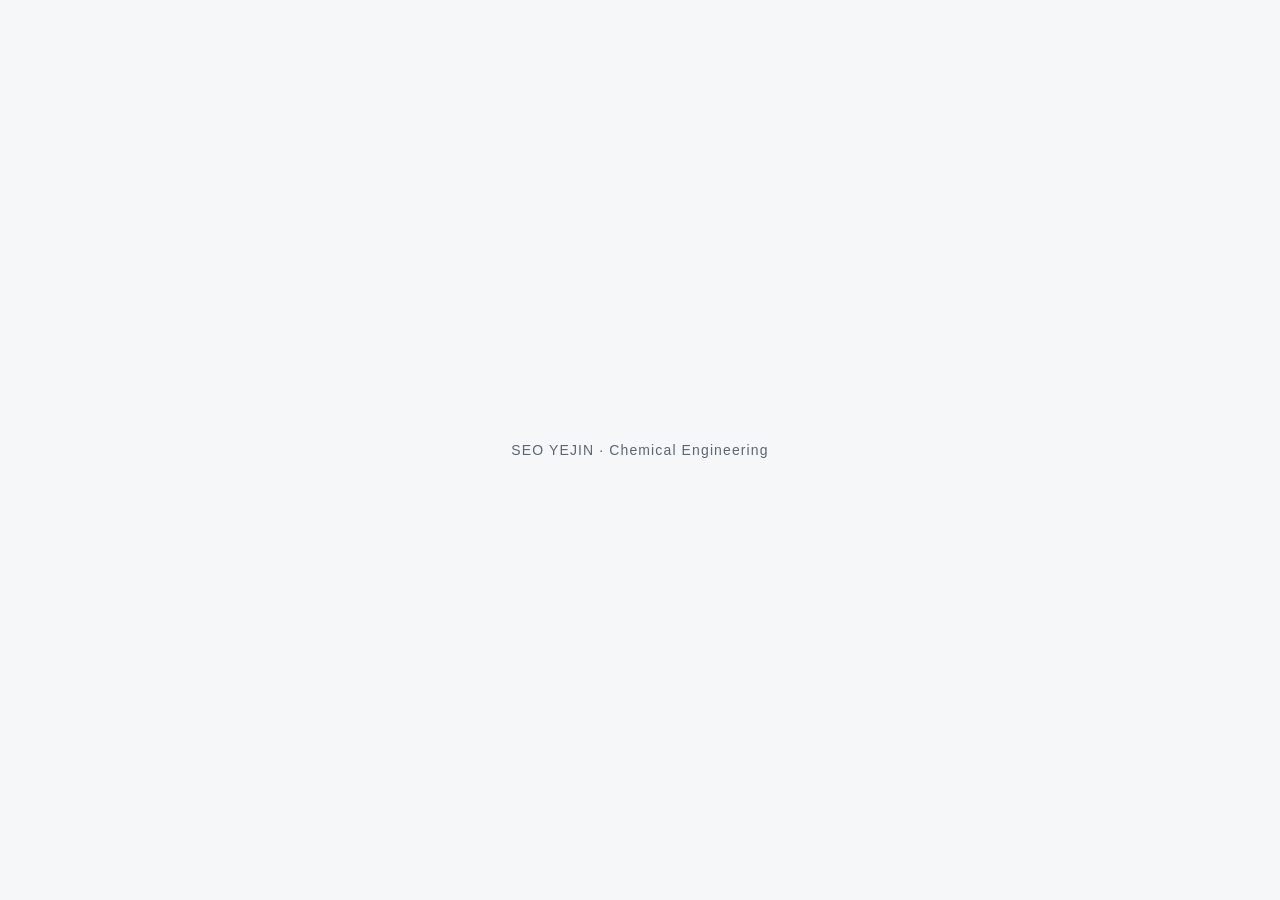
<file: index.html>
<!doctype html>
<html lang="ko"><head><meta charset="utf-8"><meta name="viewport" content="width=device-width, initial-scale=1"><meta name="robots" content="noindex, nofollow"><title>Seo Yejin</title>
<style>body{margin:0;min-height:100vh;display:grid;place-items:center;font-family:"IBM Plex Sans KR",-apple-system,sans-serif;color:#1b2430;background:#f5f7f9}p{font-size:14px;letter-spacing:.08em;color:#5b6774}</style></head>
<body><p>SEO YEJIN · Chemical Engineering</p></body></html>
</file>
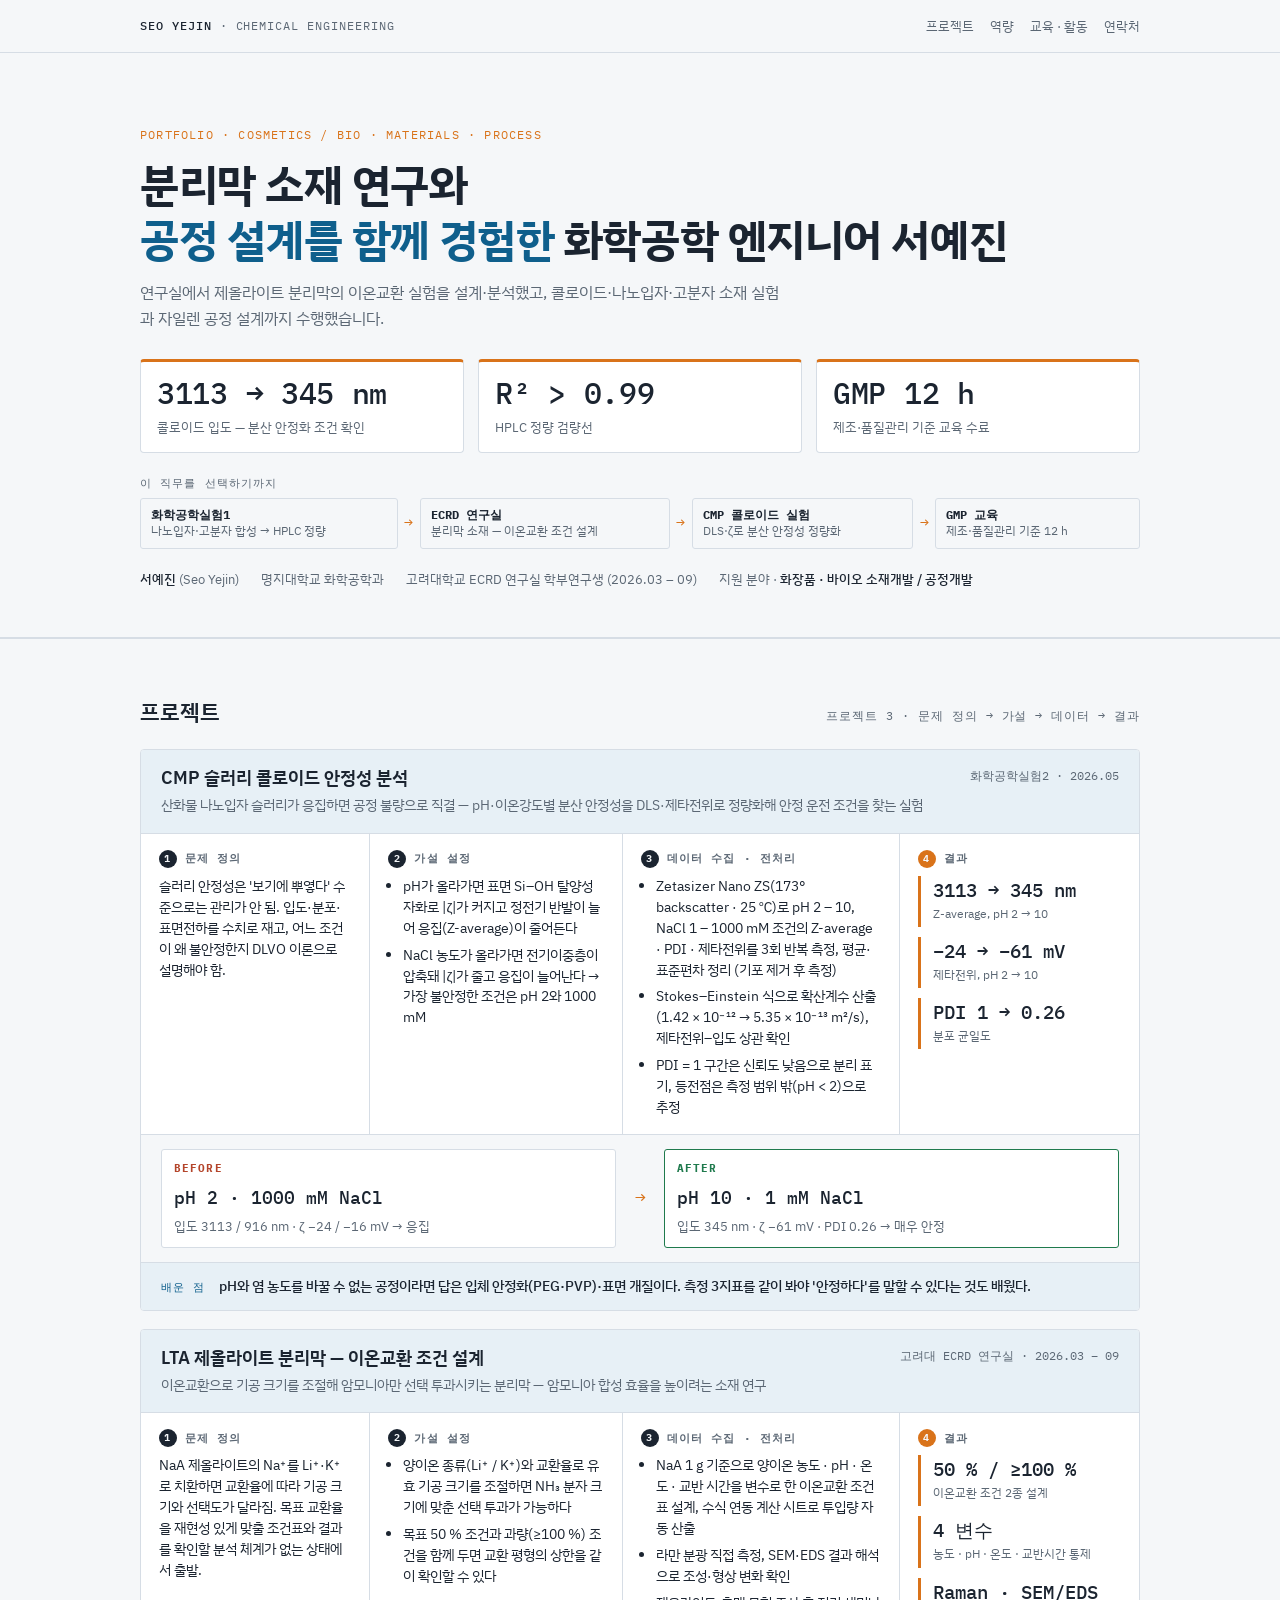
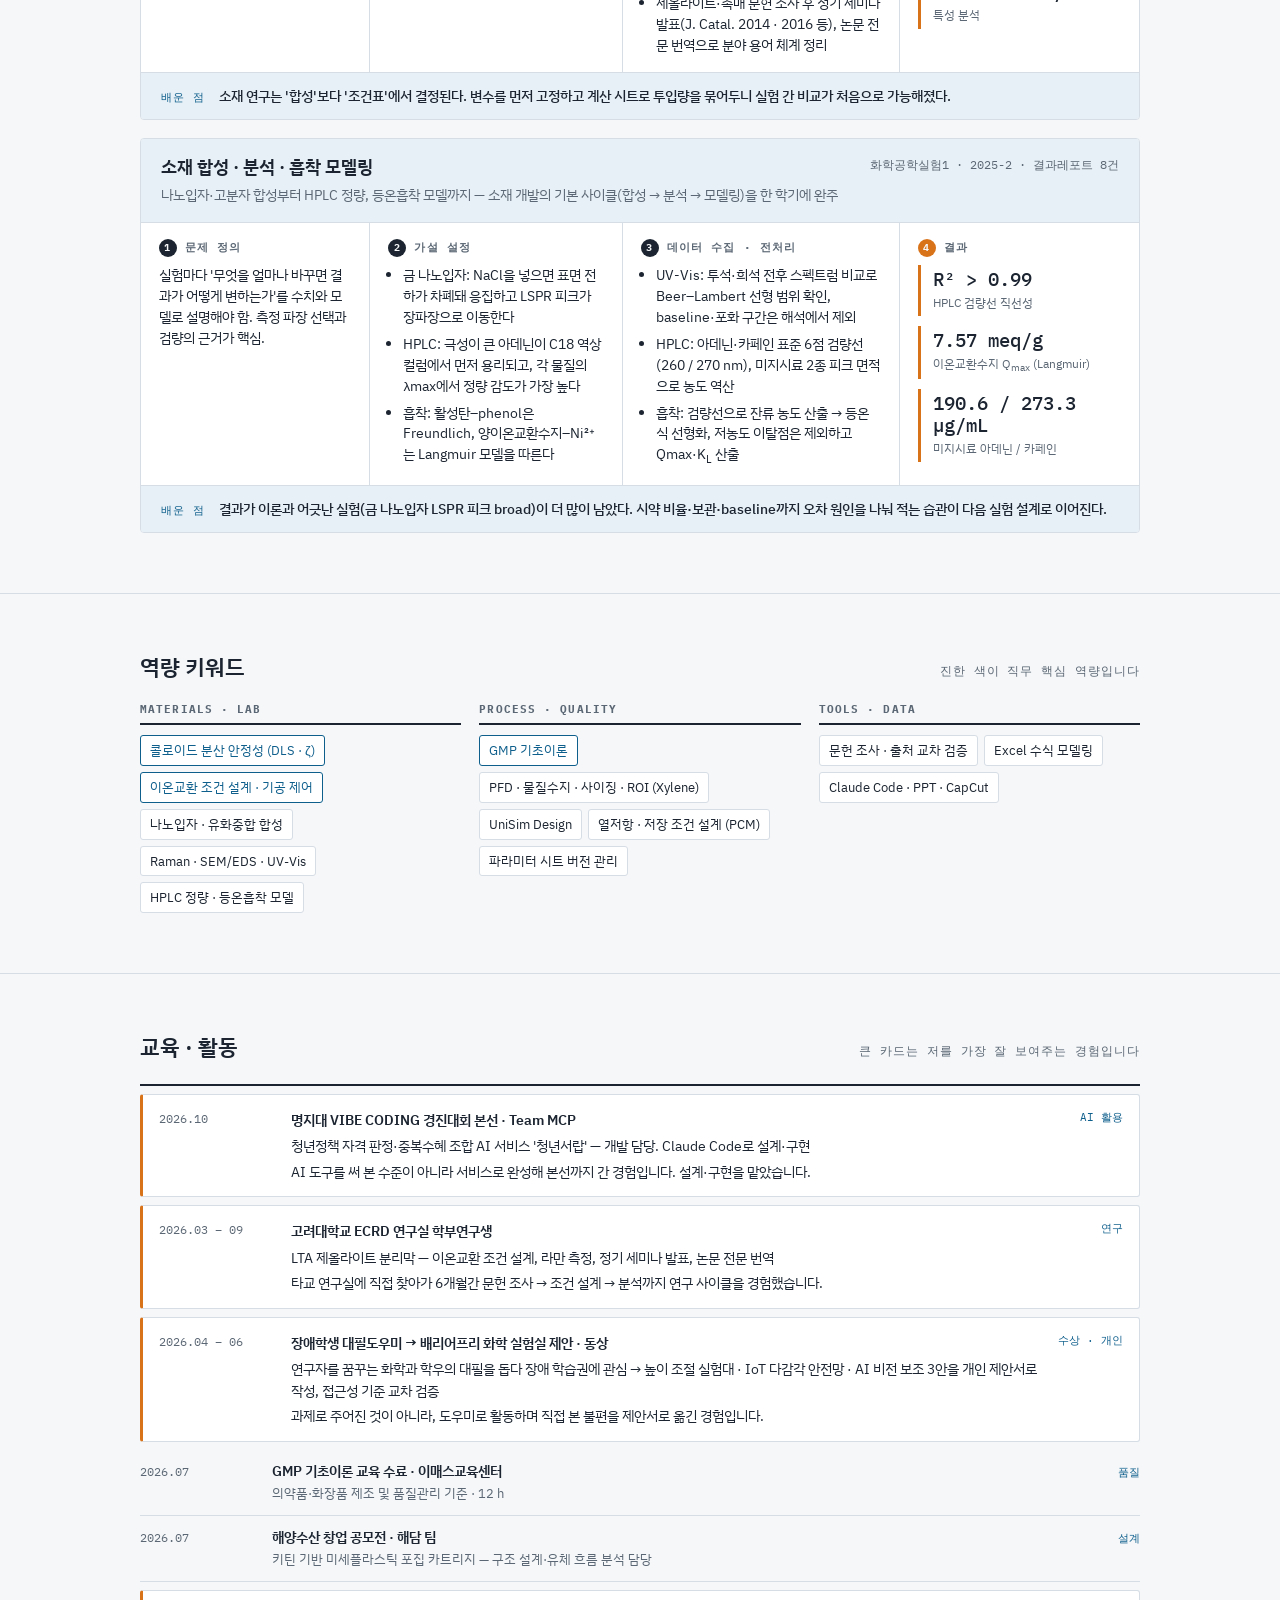
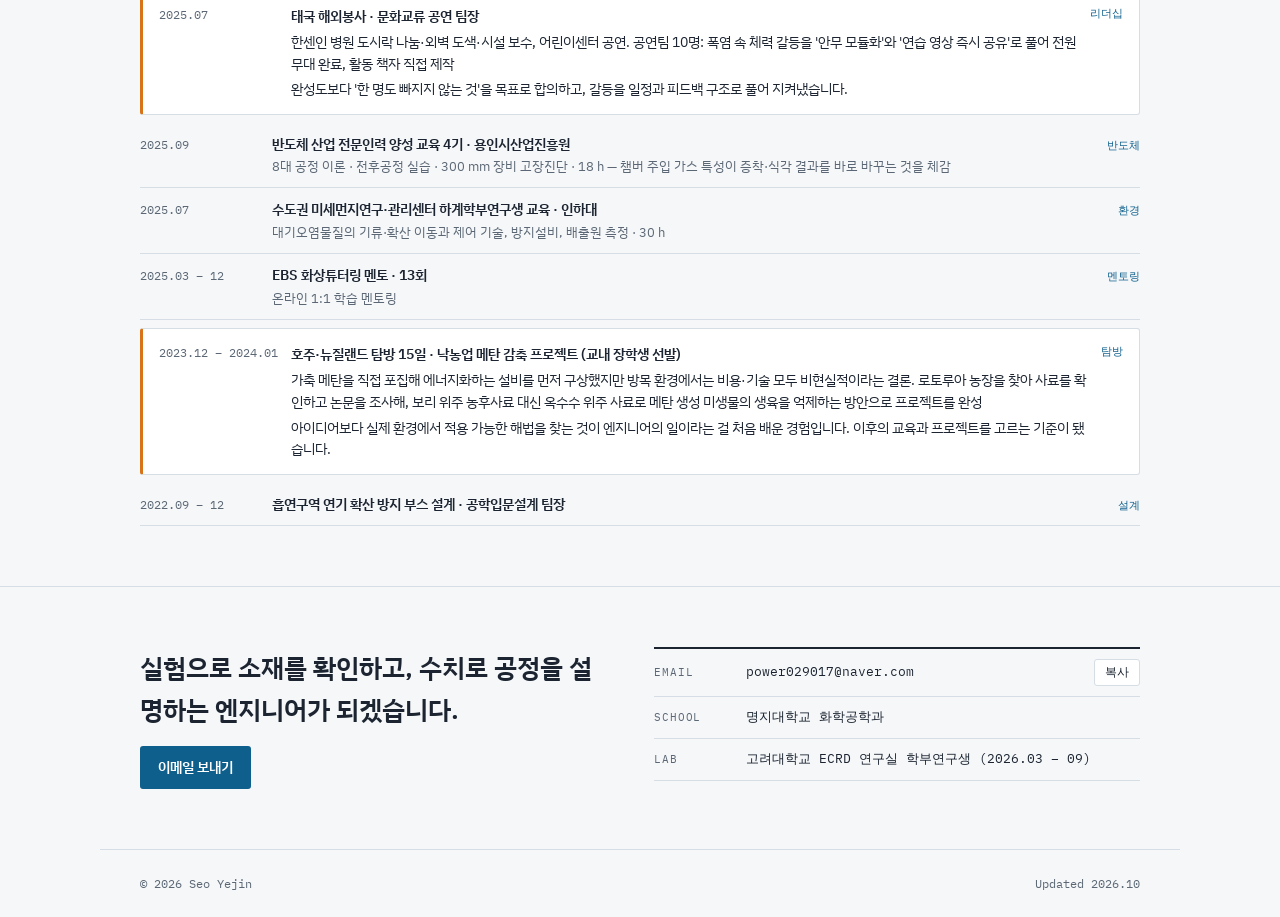
<file: bio/index.html>
<!doctype html>
<html lang="ko">
<head>
<meta charset="utf-8">
<meta name="viewport" content="width=device-width, initial-scale=1, viewport-fit=cover">
<title>서예진 포트폴리오</title>
<meta name="robots" content="noindex, nofollow">
<link rel="stylesheet" href="https://fonts.googleapis.com/css2?family=IBM+Plex+Sans+KR:wght@400;500;600;700&family=IBM+Plex+Mono:wght@400;500&display=swap">
<link rel="stylesheet" href="../style.css">
</head>
<body>
<header class="top">
  <div class="wrap">
    <div class="brand"><b>SEO YEJIN</b> · Chemical Engineering</div>
    <nav><a href="#projects">프로젝트</a><a href="#keywords">역량</a><a href="#timeline">교육 · 활동</a><a href="#contact">연락처</a></nav>
  </div>
</header>

<section class="hero">
  <div class="wrap">
    <p class="eyebrow">Portfolio · Cosmetics / Bio · Materials · Process</p>
    <h1>분리막 소재 연구와<br><span>공정 설계를 함께 경험한</span> 화학공학 엔지니어 서예진</h1>
    <p class="lede">연구실에서 제올라이트 분리막의 이온교환 실험을 설계·분석했고, 콜로이드·나노입자·고분자 소재 실험과 자일렌 공정 설계까지 수행했습니다.</p>
    <div class="kpis"><div class="kpi"><b>3113 → 345 nm</b><small>콜로이드 입도 — 분산 안정화 조건 확인</small></div><div class="kpi"><b>R² > 0.99</b><small>HPLC 정량 검량선</small></div><div class="kpi"><b>GMP 12 h</b><small>제조·품질관리 기준 교육 수료</small></div></div>
    <div class="path"><span class="pl">이 직무를 선택하기까지</span><div class="flow"><div class="st"><b>화학공학실험1</b><span>나노입자·고분자 합성 → HPLC 정량</span></div><div class="ar">→</div><div class="st"><b>ECRD 연구실</b><span>분리막 소재 — 이온교환 조건 설계</span></div><div class="ar">→</div><div class="st"><b>CMP 콜로이드 실험</b><span>DLS·ζ로 분산 안정성 정량화</span></div><div class="ar">→</div><div class="st"><b>GMP 교육</b><span>제조·품질관리 기준 12 h</span></div></div></div>
    <div class="idrow"><span><b>서예진</b> (Seo Yejin)</span><span>명지대학교 화학공학과</span><span>고려대학교 ECRD 연구실 학부연구생 (2026.03 – 09)</span><span>지원 분야 · <b>화장품 · 바이오 소재개발 / 공정개발</b></span></div>
  </div>
</section>

<section id="projects">
  <div class="wrap">
    <div class="sec-head"><h2>프로젝트</h2><span class="num">프로젝트 3 · 문제 정의 → 가설 → 데이터 → 결과</span></div>
    <article class="proj">
  <div class="proj-head"><h3>CMP 슬러리 콜로이드 안정성 분석</h3><span class="tag">화학공학실험2 · 2026.05</span><p class="biz">산화물 나노입자 슬러리가 응집하면 공정 불량으로 직결 — pH·이온강도별 분산 안정성을 DLS·제타전위로 정량화해 안정 운전 조건을 찾는 실험</p></div>
  
  <div class="steps">
    <div class="step"><h4><i>1</i>문제 정의</h4><p>슬러리 안정성은 '보기에 뿌옇다' 수준으로는 관리가 안 됨. 입도·분포·표면전하를 수치로 재고, 어느 조건이 왜 불안정한지 DLVO 이론으로 설명해야 함.</p></div>
    <div class="step"><h4><i>2</i>가설 설정</h4><ul><li>pH가 올라가면 표면 Si–OH 탈양성자화로 |ζ|가 커지고 정전기 반발이 늘어 응집(Z-average)이 줄어든다</li><li>NaCl 농도가 올라가면 전기이중층이 압축돼 |ζ|가 줄고 응집이 늘어난다 → 가장 불안정한 조건은 pH 2와 1000 mM</li></ul></div>
    <div class="step"><h4><i>3</i>데이터 수집 · 전처리</h4><ul><li>Zetasizer Nano ZS(173° backscatter · 25 ℃)로 pH 2 – 10, NaCl 1 – 1000 mM 조건의 Z-average · PDI · 제타전위를 3회 반복 측정, 평균·표준편차 정리 (기포 제거 후 측정)</li><li>Stokes–Einstein 식으로 확산계수 산출(1.42 × 10⁻¹² → 5.35 × 10⁻¹³ m²/s), 제타전위–입도 상관 확인</li><li>PDI = 1 구간은 신뢰도 낮음으로 분리 표기, 등전점은 측정 범위 밖(pH < 2)으로 추정</li></ul></div>
    <div class="step res"><h4><i>4</i>결과</h4><div class="big"><div><b>3113 → 345 nm</b><small>Z-average, pH 2 → 10</small></div><div><b>−24 → −61 mV</b><small>제타전위, pH 2 → 10</small></div><div><b>PDI 1 → 0.26</b><small>분포 균일도</small></div></div></div>
  </div>
  <div class="ba">
  <div class="bx before"><h5>Before</h5><b>pH 2 · 1000 mM NaCl</b><p>입도 3113 / 916 nm · ζ −24 / −16 mV → 응집</p></div>
  <div class="mid">→</div>
  <div class="bx after"><h5>After</h5><b>pH 10 · 1 mM NaCl</b><p>입도 345 nm · ζ −61 mV · PDI 0.26 → 매우 안정</p></div>
</div>
  <div class="insight"><span>배운 점</span><p>pH와 염 농도를 바꿀 수 없는 공정이라면 답은 입체 안정화(PEG·PVP)·표면 개질이다. 측정 3지표를 같이 봐야 '안정하다'를 말할 수 있다는 것도 배웠다.</p></div>
</article><article class="proj">
  <div class="proj-head"><h3>LTA 제올라이트 분리막 — 이온교환 조건 설계</h3><span class="tag">고려대 ECRD 연구실 · 2026.03 – 09</span><p class="biz">이온교환으로 기공 크기를 조절해 암모니아만 선택 투과시키는 분리막 — 암모니아 합성 효율을 높이려는 소재 연구</p></div>
  
  <div class="steps">
    <div class="step"><h4><i>1</i>문제 정의</h4><p>NaA 제올라이트의 Na⁺를 Li⁺·K⁺로 치환하면 교환율에 따라 기공 크기와 선택도가 달라짐. 목표 교환율을 재현성 있게 맞출 조건표와 결과를 확인할 분석 체계가 없는 상태에서 출발.</p></div>
    <div class="step"><h4><i>2</i>가설 설정</h4><ul><li>양이온 종류(Li⁺ / K⁺)와 교환율로 유효 기공 크기를 조절하면 NH₃ 분자 크기에 맞춘 선택 투과가 가능하다</li><li>목표 50 % 조건과 과량(≥100 %) 조건을 함께 두면 교환 평형의 상한을 같이 확인할 수 있다</li></ul></div>
    <div class="step"><h4><i>3</i>데이터 수집 · 전처리</h4><ul><li>NaA 1 g 기준으로 양이온 농도 · pH · 온도 · 교반 시간을 변수로 한 이온교환 조건표 설계, 수식 연동 계산 시트로 투입량 자동 산출</li><li>라만 분광 직접 측정, SEM·EDS 결과 해석으로 조성·형상 변화 확인</li><li>제올라이트·촉매 문헌 조사 후 정기 세미나 발표(J. Catal. 2014 · 2016 등), 논문 전문 번역으로 분야 용어 체계 정리</li></ul></div>
    <div class="step res"><h4><i>4</i>결과</h4><div class="big"><div><b>50 % / ≥100 %</b><small>이온교환 조건 2종 설계</small></div><div><b>4 변수</b><small>농도 · pH · 온도 · 교반시간 통제</small></div><div><b>Raman · SEM/EDS</b><small>특성 분석</small></div></div></div>
  </div>
  
  <div class="insight"><span>배운 점</span><p>소재 연구는 '합성'보다 '조건표'에서 결정된다. 변수를 먼저 고정하고 계산 시트로 투입량을 묶어두니 실험 간 비교가 처음으로 가능해졌다.</p></div>
</article><article class="proj">
  <div class="proj-head"><h3>소재 합성 · 분석 · 흡착 모델링</h3><span class="tag">화학공학실험1 · 2025-2 · 결과레포트 8건</span><p class="biz">나노입자·고분자 합성부터 HPLC 정량, 등온흡착 모델까지 — 소재 개발의 기본 사이클(합성 → 분석 → 모델링)을 한 학기에 완주</p></div>
  
  <div class="steps">
    <div class="step"><h4><i>1</i>문제 정의</h4><p>실험마다 '무엇을 얼마나 바꾸면 결과가 어떻게 변하는가'를 수치와 모델로 설명해야 함. 측정 파장 선택과 검량의 근거가 핵심.</p></div>
    <div class="step"><h4><i>2</i>가설 설정</h4><ul><li>금 나노입자: NaCl을 넣으면 표면 전하가 차폐돼 응집하고 LSPR 피크가 장파장으로 이동한다</li><li>HPLC: 극성이 큰 아데닌이 C18 역상 컬럼에서 먼저 용리되고, 각 물질의 λmax에서 정량 감도가 가장 높다</li><li>흡착: 활성탄–phenol은 Freundlich, 양이온교환수지–Ni²⁺는 Langmuir 모델을 따른다</li></ul></div>
    <div class="step"><h4><i>3</i>데이터 수집 · 전처리</h4><ul><li>UV-Vis: 투석·희석 전후 스펙트럼 비교로 Beer–Lambert 선형 범위 확인, baseline·포화 구간은 해석에서 제외</li><li>HPLC: 아데닌·카페인 표준 6점 검량선(260 / 270 nm), 미지시료 2종 피크 면적으로 농도 역산</li><li>흡착: 검량선으로 잔류 농도 산출 → 등온식 선형화, 저농도 이탈점은 제외하고 Qmax·K<sub>L</sub> 산출</li></ul></div>
    <div class="step res"><h4><i>4</i>결과</h4><div class="big"><div><b>R² > 0.99</b><small>HPLC 검량선 직선성</small></div><div><b>7.57 meq/g</b><small>이온교환수지 Q<sub>max</sub> (Langmuir)</small></div><div><b>190.6 / 273.3 µg/mL</b><small>미지시료 아데닌 / 카페인</small></div></div></div>
  </div>
  
  <div class="insight"><span>배운 점</span><p>결과가 이론과 어긋난 실험(금 나노입자 LSPR 피크 broad)이 더 많이 남았다. 시약 비율·보관·baseline까지 오차 원인을 나눠 적는 습관이 다음 실험 설계로 이어진다.</p></div>
</article>
  </div>
</section>

<section id="keywords">
  <div class="wrap">
    <div class="sec-head"><h2>역량 키워드</h2><span class="num">진한 색이 직무 핵심 역량입니다</span></div>
    <div class="kw"><div><h3>Materials · Lab</h3><div class="chips"><span class="chip hot">콜로이드 분산 안정성 (DLS · ζ)</span><span class="chip hot">이온교환 조건 설계 · 기공 제어</span><span class="chip">나노입자 · 유화중합 합성</span><span class="chip">Raman · SEM/EDS · UV-Vis</span><span class="chip">HPLC 정량 · 등온흡착 모델</span></div></div><div><h3>Process · Quality</h3><div class="chips"><span class="chip hot">GMP 기초이론</span><span class="chip">PFD · 물질수지 · 사이징 · ROI (Xylene)</span><span class="chip">UniSim Design</span><span class="chip">열저항 · 저장 조건 설계 (PCM)</span><span class="chip">파라미터 시트 버전 관리</span></div></div><div><h3>Tools · Data</h3><div class="chips"><span class="chip">문헌 조사 · 출처 교차 검증</span><span class="chip">Excel 수식 모델링</span><span class="chip">Claude Code · PPT · CapCut</span></div></div></div>
  </div>
</section>

<section id="timeline">
  <div class="wrap">
    <div class="sec-head"><h2>교육 · 활동</h2><span class="num">큰 카드는 저를 가장 잘 보여주는 경험입니다</span></div>
    <ul class="tl"><li class="feat"><span class="d">2026.10</span><div class="t"><b>명지대 VIBE CODING 경진대회 본선 · Team MCP</b><p>청년정책 자격 판정·중복수혜 조합 AI 서비스 '청년서랍' — 개발 담당. Claude Code로 설계·구현</p><p class="why">AI 도구를 써 본 수준이 아니라 서비스로 완성해 본선까지 간 경험입니다. 설계·구현을 맡았습니다.</p></div><span class="c">AI 활용</span></li><li class="feat"><span class="d">2026.03 – 09</span><div class="t"><b>고려대학교 ECRD 연구실 학부연구생</b><p>LTA 제올라이트 분리막 — 이온교환 조건 설계, 라만 측정, 정기 세미나 발표, 논문 전문 번역</p><p class="why">타교 연구실에 직접 찾아가 6개월간 문헌 조사 → 조건 설계 → 분석까지 연구 사이클을 경험했습니다.</p></div><span class="c">연구</span></li><li class="feat"><span class="d">2026.04 – 06</span><div class="t"><b>장애학생 대필도우미 → 배리어프리 화학 실험실 제안 · 동상</b><p>연구자를 꿈꾸는 화학과 학우의 대필을 돕다 장애 학습권에 관심 → 높이 조절 실험대 · IoT 다감각 안전망 · AI 비전 보조 3안을 개인 제안서로 작성, 접근성 기준 교차 검증</p><p class="why">과제로 주어진 것이 아니라, 도우미로 활동하며 직접 본 불편을 제안서로 옮긴 경험입니다.</p></div><span class="c">수상 · 개인</span></li><li><span class="d">2026.07</span><div class="t"><b>GMP 기초이론 교육 수료 · 이매스교육센터</b><br><span>의약품·화장품 제조 및 품질관리 기준 · 12 h</span></div><span class="c">품질</span></li><li><span class="d">2026.07</span><div class="t"><b>해양수산 창업 공모전 · 해담 팀</b><br><span>키틴 기반 미세플라스틱 포집 카트리지 — 구조 설계·유체 흐름 분석 담당</span></div><span class="c">설계</span></li><li class="feat"><span class="d">2025.07</span><div class="t"><b>태국 해외봉사 · 문화교류 공연 팀장</b><p>한센인 병원 도시락 나눔·외벽 도색·시설 보수, 어린이센터 공연. 공연팀 10명: 폭염 속 체력 갈등을 '안무 모듈화'와 '연습 영상 즉시 공유'로 풀어 전원 무대 완료, 활동 책자 직접 제작</p><p class="why">완성도보다 '한 명도 빠지지 않는 것'을 목표로 합의하고, 갈등을 일정과 피드백 구조로 풀어 지켜냈습니다.</p></div><span class="c">리더십</span></li><li><span class="d">2025.09</span><div class="t"><b>반도체 산업 전문인력 양성 교육 4기 · 용인시산업진흥원</b><br><span>8대 공정 이론 · 전후공정 실습 · 300 mm 장비 고장진단 · 18 h — 챔버 주입 가스 특성이 증착·식각 결과를 바로 바꾸는 것을 체감</span></div><span class="c">반도체</span></li><li><span class="d">2025.07</span><div class="t"><b>수도권 미세먼지연구·관리센터 하계학부연구생 교육 · 인하대</b><br><span>대기오염물질의 기류·확산 이동과 제어 기술, 방지설비, 배출원 측정 · 30 h</span></div><span class="c">환경</span></li><li><span class="d">2025.03 – 12</span><div class="t"><b>EBS 화상튜터링 멘토 · 13회</b><br><span>온라인 1:1 학습 멘토링</span></div><span class="c">멘토링</span></li><li class="feat"><span class="d">2023.12 – 2024.01</span><div class="t"><b>호주·뉴질랜드 탐방 15일 · 낙농업 메탄 감축 프로젝트 (교내 장학생 선발)</b><p>가축 메탄을 직접 포집해 에너지화하는 설비를 먼저 구상했지만 방목 환경에서는 비용·기술 모두 비현실적이라는 결론. 로토루아 농장을 찾아 사료를 확인하고 논문을 조사해, 보리 위주 농후사료 대신 옥수수 위주 사료로 메탄 생성 미생물의 생육을 억제하는 방안으로 프로젝트를 완성</p><p class="why">아이디어보다 실제 환경에서 적용 가능한 해법을 찾는 것이 엔지니어의 일이라는 걸 처음 배운 경험입니다. 이후의 교육과 프로젝트를 고르는 기준이 됐습니다.</p></div><span class="c">탐방</span></li><li><span class="d">2022.09 – 12</span><div class="t"><b>흡연구역 연기 확산 방지 부스 설계 · 공학입문설계 팀장</b></div><span class="c">설계</span></li></ul>
  </div>
</section>

<section id="contact">
  <div class="wrap contact">
    <div>
      <p class="msg">실험으로 소재를 확인하고, 수치로 공정을 설명하는 엔지니어가 되겠습니다.</p>
      <a class="btn" href="mailto:power029017@naver.com">이메일 보내기</a>
    </div>
    <ul class="cl">
      <li><span class="k">EMAIL</span><span class="v" id="email">power029017@naver.com</span><button class="copy" type="button" data-copy="email">복사</button></li>
      <li><span class="k">SCHOOL</span><span class="v">명지대학교 화학공학과</span><span></span></li>
      <li><span class="k">LAB</span><span class="v">고려대학교 ECRD 연구실 학부연구생 (2026.03 – 09)</span><span></span></li>
    </ul>
  </div>
</section>

<footer class="wrap"><span>© 2026 Seo Yejin</span><span>Updated 2026.10</span></footer>

<script>
document.querySelectorAll('.copy').forEach(function(btn){
  btn.addEventListener('click',function(){
    var el=document.getElementById(btn.dataset.copy);var txt=el.textContent.trim();
    var done=function(){btn.textContent='복사됨';setTimeout(function(){btn.textContent='복사'},1500)};
    function sel(){var r=document.createRange();r.selectNodeContents(el);var s=window.getSelection();s.removeAllRanges();s.addRange(r)}
    if(navigator.clipboard&&navigator.clipboard.writeText){navigator.clipboard.writeText(txt).then(done).catch(sel)}else{sel()}
  });
});
</script>
</body>
</html>
</file>
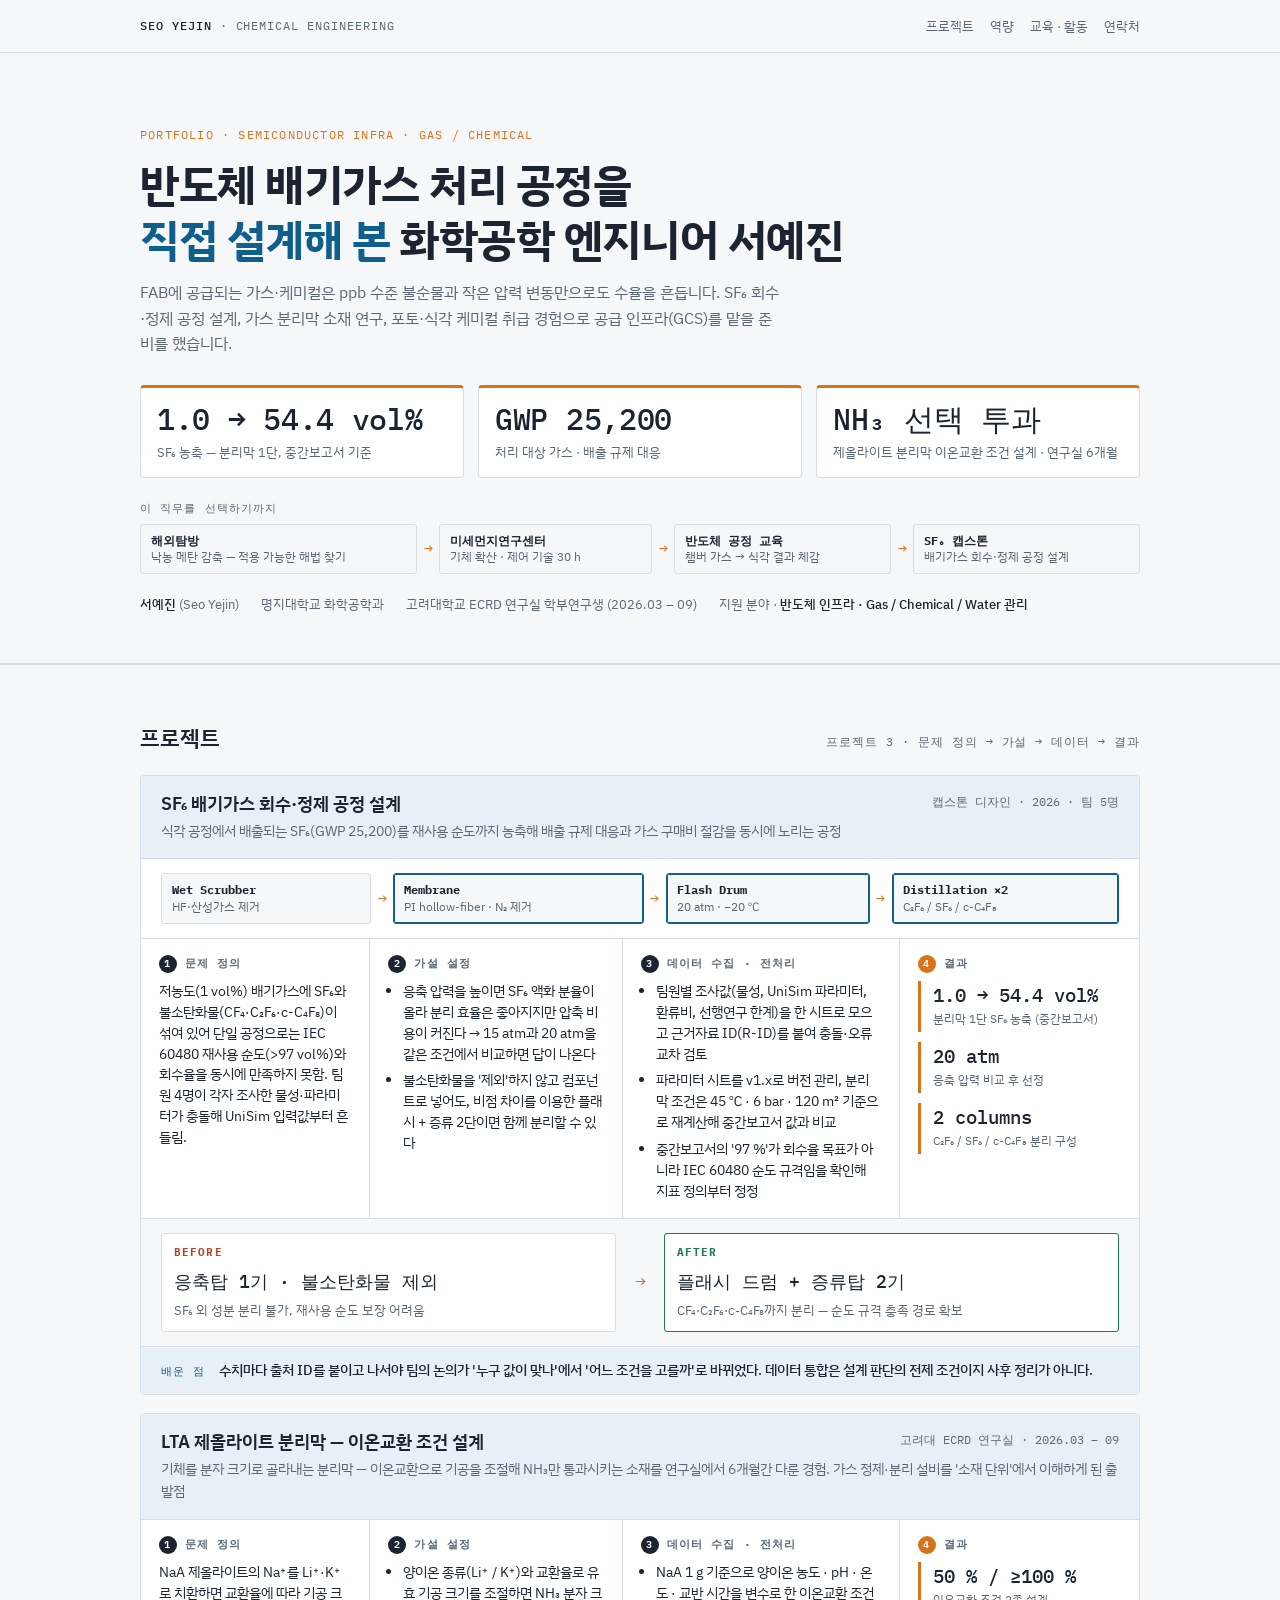
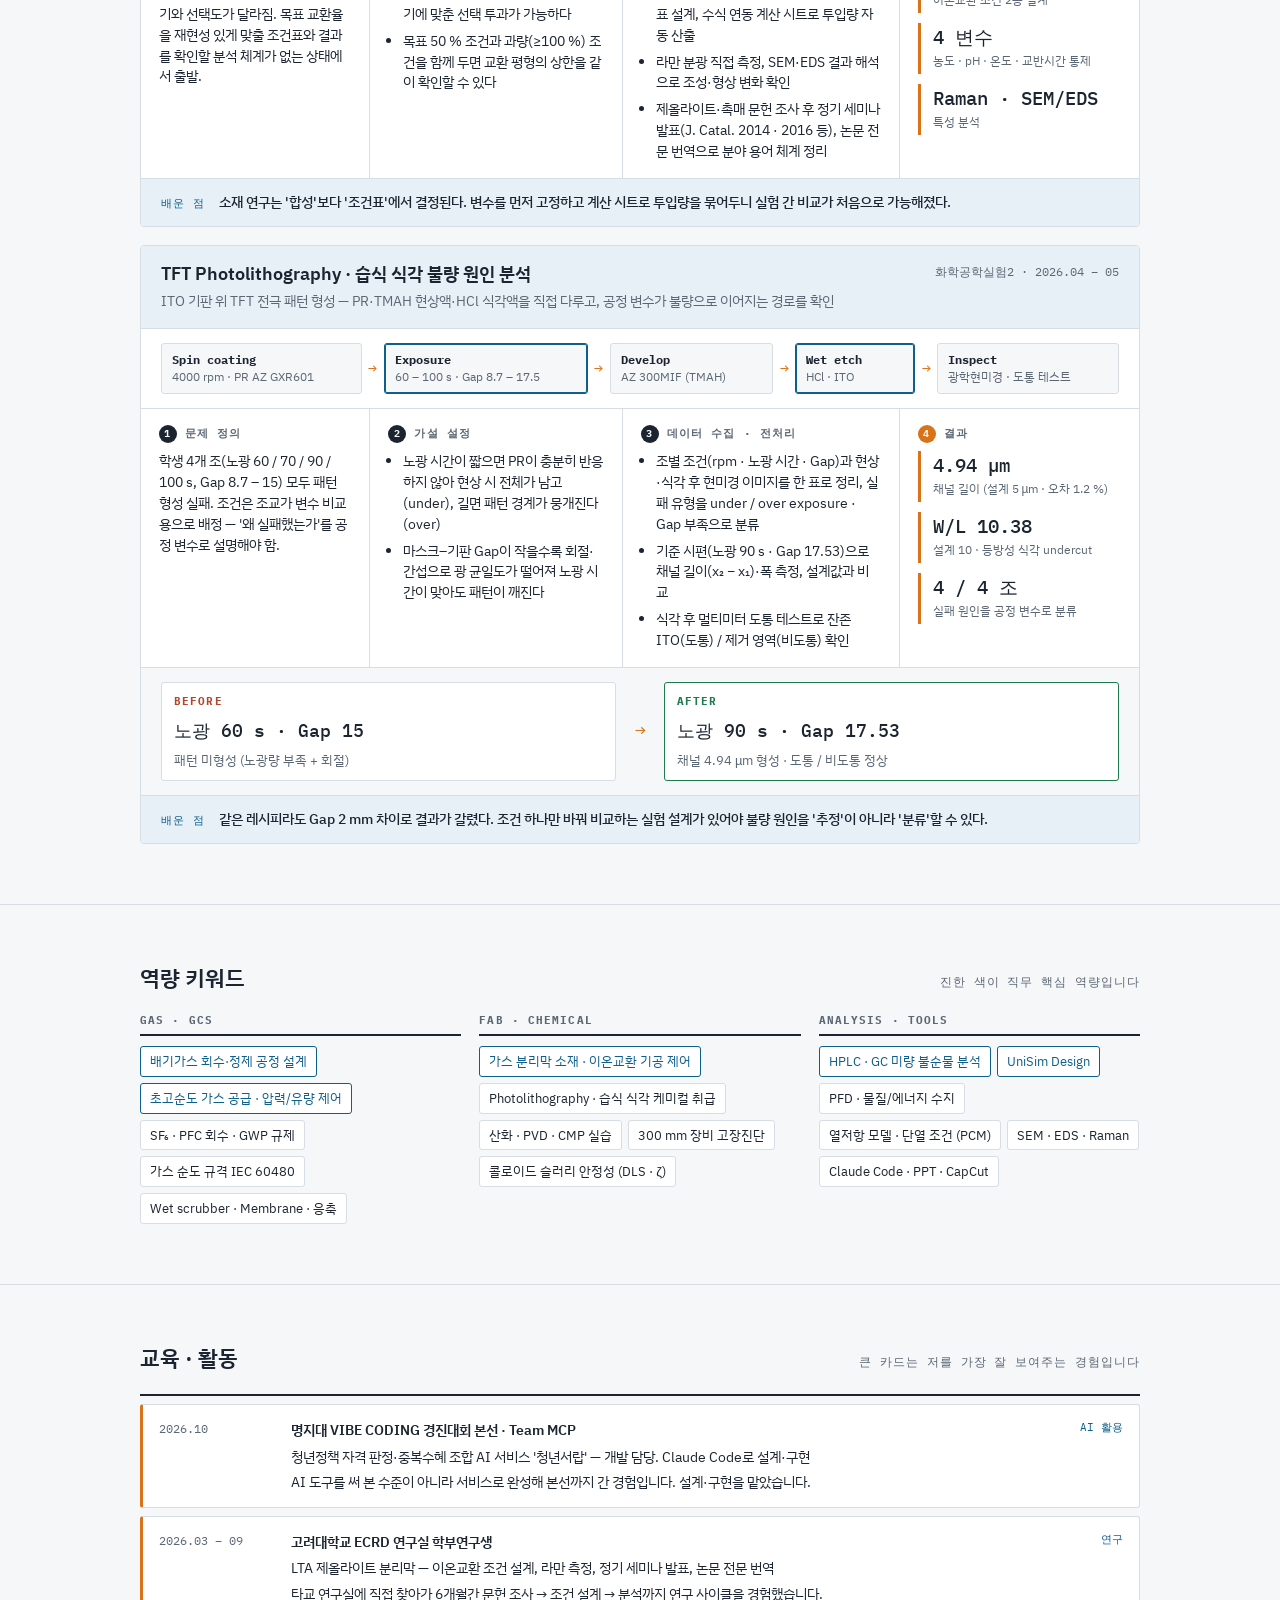
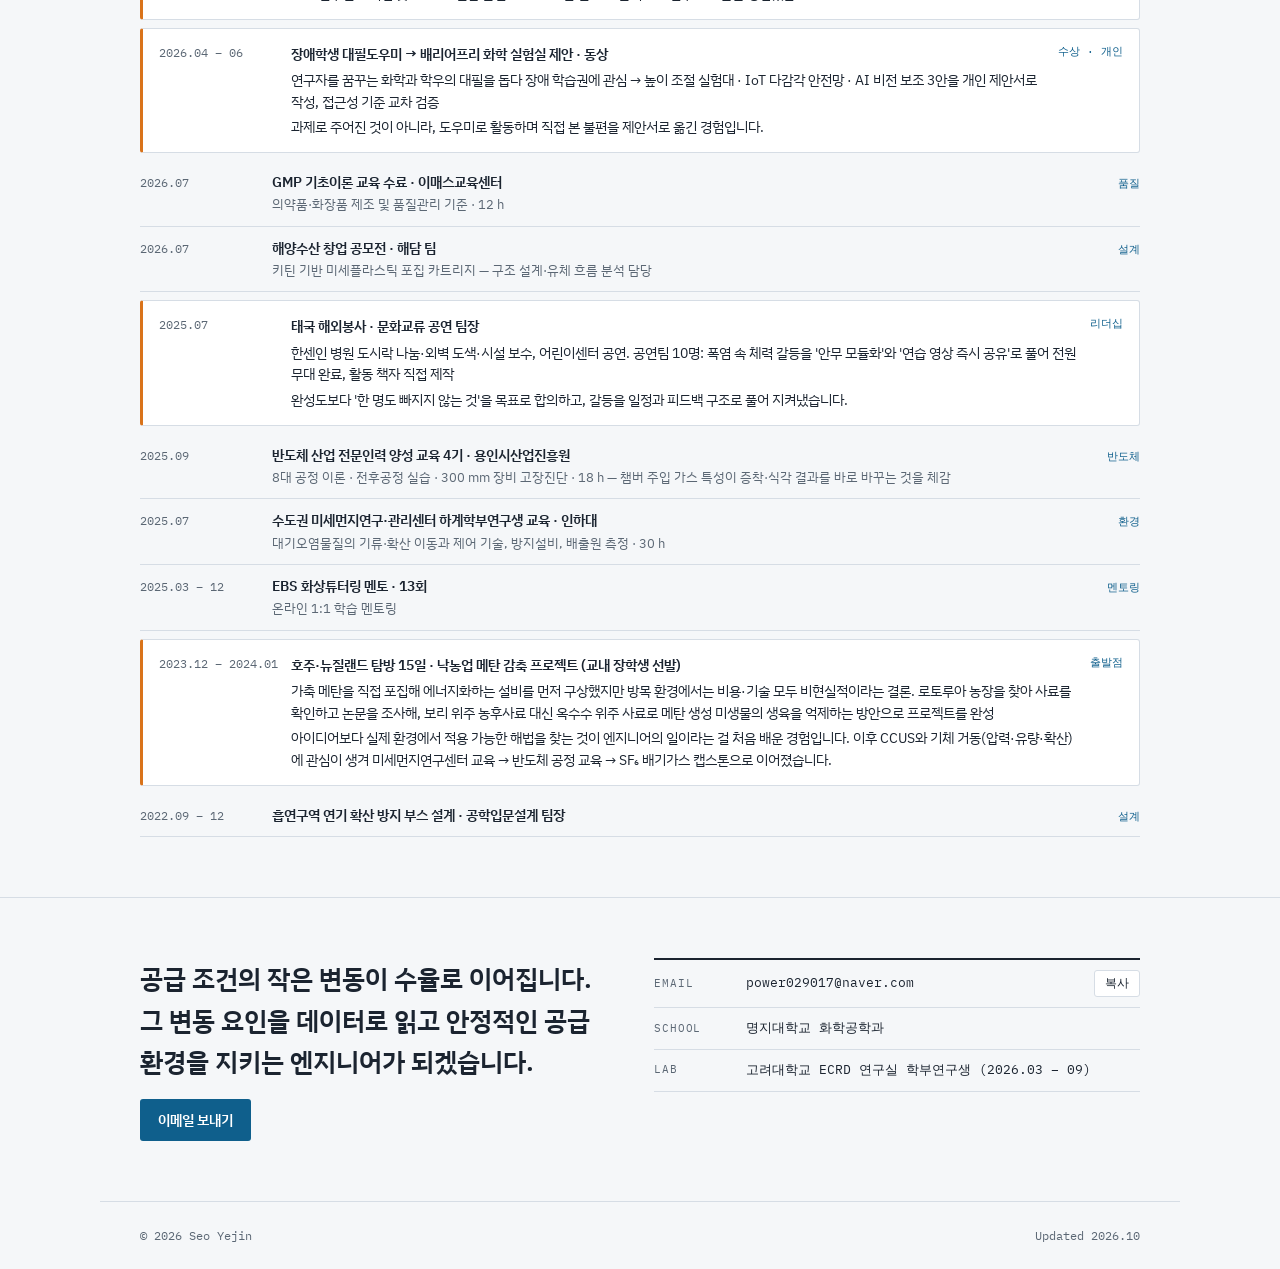
<file: gas/index.html>
<!doctype html>
<html lang="ko">
<head>
<meta charset="utf-8">
<meta name="viewport" content="width=device-width, initial-scale=1, viewport-fit=cover">
<title>서예진 포트폴리오</title>
<meta name="robots" content="noindex, nofollow">
<link rel="stylesheet" href="https://fonts.googleapis.com/css2?family=IBM+Plex+Sans+KR:wght@400;500;600;700&family=IBM+Plex+Mono:wght@400;500&display=swap">
<link rel="stylesheet" href="../style.css">
</head>
<body>
<header class="top">
  <div class="wrap">
    <div class="brand"><b>SEO YEJIN</b> · Chemical Engineering</div>
    <nav><a href="#projects">프로젝트</a><a href="#keywords">역량</a><a href="#timeline">교육 · 활동</a><a href="#contact">연락처</a></nav>
  </div>
</header>

<section class="hero">
  <div class="wrap">
    <p class="eyebrow">Portfolio · Semiconductor Infra · Gas / Chemical</p>
    <h1>반도체 배기가스 처리 공정을<br><span>직접 설계해 본</span> 화학공학 엔지니어 서예진</h1>
    <p class="lede">FAB에 공급되는 가스·케미컬은 ppb 수준 불순물과 작은 압력 변동만으로도 수율을 흔듭니다. SF₆ 회수·정제 공정 설계, 가스 분리막 소재 연구, 포토·식각 케미컬 취급 경험으로 공급 인프라(GCS)를 맡을 준비를 했습니다.</p>
    <div class="kpis"><div class="kpi"><b>1.0 → 54.4 vol%</b><small>SF₆ 농축 — 분리막 1단, 중간보고서 기준</small></div><div class="kpi"><b>GWP 25,200</b><small>처리 대상 가스 · 배출 규제 대응</small></div><div class="kpi"><b>NH₃ 선택 투과</b><small>제올라이트 분리막 이온교환 조건 설계 · 연구실 6개월</small></div></div>
    <div class="path"><span class="pl">이 직무를 선택하기까지</span><div class="flow"><div class="st"><b>해외탐방</b><span>낙농 메탄 감축 — 적용 가능한 해법 찾기</span></div><div class="ar">→</div><div class="st"><b>미세먼지연구센터</b><span>기체 확산 · 제어 기술 30 h</span></div><div class="ar">→</div><div class="st"><b>반도체 공정 교육</b><span>챔버 가스 → 식각 결과 체감</span></div><div class="ar">→</div><div class="st"><b>SF₆ 캡스톤</b><span>배기가스 회수·정제 공정 설계</span></div></div></div>
    <div class="idrow"><span><b>서예진</b> (Seo Yejin)</span><span>명지대학교 화학공학과</span><span>고려대학교 ECRD 연구실 학부연구생 (2026.03 – 09)</span><span>지원 분야 · <b>반도체 인프라 · Gas / Chemical / Water 관리</b></span></div>
  </div>
</section>

<section id="projects">
  <div class="wrap">
    <div class="sec-head"><h2>프로젝트</h2><span class="num">프로젝트 3 · 문제 정의 → 가설 → 데이터 → 결과</span></div>
    <article class="proj">
  <div class="proj-head"><h3>SF₆ 배기가스 회수·정제 공정 설계</h3><span class="tag">캡스톤 디자인 · 2026 · 팀 5명</span><p class="biz">식각 공정에서 배출되는 SF₆(GWP 25,200)를 재사용 순도까지 농축해 배출 규제 대응과 가스 구매비 절감을 동시에 노리는 공정</p></div>
  <div class="flow"><div class="st"><b>Wet Scrubber</b><span>HF·산성가스 제거</span></div><div class="ar">→</div><div class="st hi"><b>Membrane</b><span>PI hollow-fiber · N₂ 제거</span></div><div class="ar">→</div><div class="st hi"><b>Flash Drum</b><span>20 atm · −20 ℃</span></div><div class="ar">→</div><div class="st hi"><b>Distillation ×2</b><span>C₂F₆ / SF₆ / c-C₄F₈</span></div></div>
  <div class="steps">
    <div class="step"><h4><i>1</i>문제 정의</h4><p>저농도(1 vol%) 배기가스에 SF₆와 불소탄화물(CF₄·C₂F₆·c-C₄F₈)이 섞여 있어 단일 공정으로는 IEC 60480 재사용 순도(>97 vol%)와 회수율을 동시에 만족하지 못함. 팀원 4명이 각자 조사한 물성·파라미터가 충돌해 UniSim 입력값부터 흔들림.</p></div>
    <div class="step"><h4><i>2</i>가설 설정</h4><ul><li>응축 압력을 높이면 SF₆ 액화 분율이 올라 분리 효율은 좋아지지만 압축 비용이 커진다 → 15 atm과 20 atm을 같은 조건에서 비교하면 답이 나온다</li><li>불소탄화물을 '제외'하지 않고 컴포넌트로 넣어도, 비점 차이를 이용한 플래시 + 증류 2단이면 함께 분리할 수 있다</li></ul></div>
    <div class="step"><h4><i>3</i>데이터 수집 · 전처리</h4><ul><li>팀원별 조사값(물성, UniSim 파라미터, 환류비, 선행연구 한계)을 한 시트로 모으고 근거자료 ID(R-ID)를 붙여 충돌·오류 교차 검토</li><li>파라미터 시트를 v1.x로 버전 관리, 분리막 조건은 45 ℃ · 6 bar · 120 m² 기준으로 재계산해 중간보고서 값과 비교</li><li>중간보고서의 '97 %'가 회수율 목표가 아니라 IEC 60480 순도 규격임을 확인해 지표 정의부터 정정</li></ul></div>
    <div class="step res"><h4><i>4</i>결과</h4><div class="big"><div><b>1.0 → 54.4 vol%</b><small>분리막 1단 SF₆ 농축 (중간보고서)</small></div><div><b>20 atm</b><small>응축 압력 비교 후 선정</small></div><div><b>2 columns</b><small>C₂F₆ / SF₆ / c-C₄F₈ 분리 구성</small></div></div></div>
  </div>
  <div class="ba">
  <div class="bx before"><h5>Before</h5><b>응축탑 1기 · 불소탄화물 제외</b><p>SF₆ 외 성분 분리 불가, 재사용 순도 보장 어려움</p></div>
  <div class="mid">→</div>
  <div class="bx after"><h5>After</h5><b>플래시 드럼 + 증류탑 2기</b><p>CF₄·C₂F₆·c-C₄F₈까지 분리 — 순도 규격 충족 경로 확보</p></div>
</div>
  <div class="insight"><span>배운 점</span><p>수치마다 출처 ID를 붙이고 나서야 팀의 논의가 '누구 값이 맞나'에서 '어느 조건을 고를까'로 바뀌었다. 데이터 통합은 설계 판단의 전제 조건이지 사후 정리가 아니다.</p></div>
</article><article class="proj">
  <div class="proj-head"><h3>LTA 제올라이트 분리막 — 이온교환 조건 설계</h3><span class="tag">고려대 ECRD 연구실 · 2026.03 – 09</span><p class="biz">기체를 분자 크기로 골라내는 분리막 — 이온교환으로 기공을 조절해 NH₃만 통과시키는 소재를 연구실에서 6개월간 다룬 경험. 가스 정제·분리 설비를 '소재 단위'에서 이해하게 된 출발점</p></div>
  
  <div class="steps">
    <div class="step"><h4><i>1</i>문제 정의</h4><p>NaA 제올라이트의 Na⁺를 Li⁺·K⁺로 치환하면 교환율에 따라 기공 크기와 선택도가 달라짐. 목표 교환율을 재현성 있게 맞출 조건표와 결과를 확인할 분석 체계가 없는 상태에서 출발.</p></div>
    <div class="step"><h4><i>2</i>가설 설정</h4><ul><li>양이온 종류(Li⁺ / K⁺)와 교환율로 유효 기공 크기를 조절하면 NH₃ 분자 크기에 맞춘 선택 투과가 가능하다</li><li>목표 50 % 조건과 과량(≥100 %) 조건을 함께 두면 교환 평형의 상한을 같이 확인할 수 있다</li></ul></div>
    <div class="step"><h4><i>3</i>데이터 수집 · 전처리</h4><ul><li>NaA 1 g 기준으로 양이온 농도 · pH · 온도 · 교반 시간을 변수로 한 이온교환 조건표 설계, 수식 연동 계산 시트로 투입량 자동 산출</li><li>라만 분광 직접 측정, SEM·EDS 결과 해석으로 조성·형상 변화 확인</li><li>제올라이트·촉매 문헌 조사 후 정기 세미나 발표(J. Catal. 2014 · 2016 등), 논문 전문 번역으로 분야 용어 체계 정리</li></ul></div>
    <div class="step res"><h4><i>4</i>결과</h4><div class="big"><div><b>50 % / ≥100 %</b><small>이온교환 조건 2종 설계</small></div><div><b>4 변수</b><small>농도 · pH · 온도 · 교반시간 통제</small></div><div><b>Raman · SEM/EDS</b><small>특성 분석</small></div></div></div>
  </div>
  
  <div class="insight"><span>배운 점</span><p>소재 연구는 '합성'보다 '조건표'에서 결정된다. 변수를 먼저 고정하고 계산 시트로 투입량을 묶어두니 실험 간 비교가 처음으로 가능해졌다.</p></div>
</article><article class="proj">
  <div class="proj-head"><h3>TFT Photolithography · 습식 식각 불량 원인 분석</h3><span class="tag">화학공학실험2 · 2026.04 – 05</span><p class="biz">ITO 기판 위 TFT 전극 패턴 형성 — PR·TMAH 현상액·HCl 식각액을 직접 다루고, 공정 변수가 불량으로 이어지는 경로를 확인</p></div>
  <div class="flow"><div class="st"><b>Spin coating</b><span>4000 rpm · PR AZ GXR601</span></div><div class="ar">→</div><div class="st hi"><b>Exposure</b><span>60 – 100 s · Gap 8.7 – 17.5</span></div><div class="ar">→</div><div class="st"><b>Develop</b><span>AZ 300MIF (TMAH)</span></div><div class="ar">→</div><div class="st hi"><b>Wet etch</b><span>HCl · ITO</span></div><div class="ar">→</div><div class="st"><b>Inspect</b><span>광학현미경 · 도통 테스트</span></div></div>
  <div class="steps">
    <div class="step"><h4><i>1</i>문제 정의</h4><p>학생 4개 조(노광 60 / 70 / 90 / 100 s, Gap 8.7 – 15) 모두 패턴 형성 실패. 조건은 조교가 변수 비교용으로 배정 — '왜 실패했는가'를 공정 변수로 설명해야 함.</p></div>
    <div class="step"><h4><i>2</i>가설 설정</h4><ul><li>노광 시간이 짧으면 PR이 충분히 반응하지 않아 현상 시 전체가 남고(under), 길면 패턴 경계가 뭉개진다(over)</li><li>마스크–기판 Gap이 작을수록 회절·간섭으로 광 균일도가 떨어져 노광 시간이 맞아도 패턴이 깨진다</li></ul></div>
    <div class="step"><h4><i>3</i>데이터 수집 · 전처리</h4><ul><li>조별 조건(rpm · 노광 시간 · Gap)과 현상·식각 후 현미경 이미지를 한 표로 정리, 실패 유형을 under / over exposure · Gap 부족으로 분류</li><li>기준 시편(노광 90 s · Gap 17.53)으로 채널 길이(x₂ − x₁)·폭 측정, 설계값과 비교</li><li>식각 후 멀티미터 도통 테스트로 잔존 ITO(도통) / 제거 영역(비도통) 확인</li></ul></div>
    <div class="step res"><h4><i>4</i>결과</h4><div class="big"><div><b>4.94 µm</b><small>채널 길이 (설계 5 µm · 오차 1.2 %)</small></div><div><b>W/L 10.38</b><small>설계 10 · 등방성 식각 undercut</small></div><div><b>4 / 4 조</b><small>실패 원인을 공정 변수로 분류</small></div></div></div>
  </div>
  <div class="ba">
  <div class="bx before"><h5>Before</h5><b>노광 60 s · Gap 15</b><p>패턴 미형성 (노광량 부족 + 회절)</p></div>
  <div class="mid">→</div>
  <div class="bx after"><h5>After</h5><b>노광 90 s · Gap 17.53</b><p>채널 4.94 µm 형성 · 도통 / 비도통 정상</p></div>
</div>
  <div class="insight"><span>배운 점</span><p>같은 레시피라도 Gap 2 mm 차이로 결과가 갈렸다. 조건 하나만 바꿔 비교하는 실험 설계가 있어야 불량 원인을 '추정'이 아니라 '분류'할 수 있다.</p></div>
</article>
  </div>
</section>

<section id="keywords">
  <div class="wrap">
    <div class="sec-head"><h2>역량 키워드</h2><span class="num">진한 색이 직무 핵심 역량입니다</span></div>
    <div class="kw"><div><h3>Gas · GCS</h3><div class="chips"><span class="chip hot">배기가스 회수·정제 공정 설계</span><span class="chip hot">초고순도 가스 공급 · 압력/유량 제어</span><span class="chip">SF₆ · PFC 회수 · GWP 규제</span><span class="chip">가스 순도 규격 IEC 60480</span><span class="chip">Wet scrubber · Membrane · 응축</span></div></div><div><h3>FAB · Chemical</h3><div class="chips"><span class="chip hot">가스 분리막 소재 · 이온교환 기공 제어</span><span class="chip">Photolithography · 습식 식각 케미컬 취급</span><span class="chip">산화 · PVD · CMP 실습</span><span class="chip">300 mm 장비 고장진단</span><span class="chip">콜로이드 슬러리 안정성 (DLS · ζ)</span></div></div><div><h3>Analysis · Tools</h3><div class="chips"><span class="chip hot">HPLC · GC 미량 불순물 분석</span><span class="chip hot">UniSim Design</span><span class="chip">PFD · 물질/에너지 수지</span><span class="chip">열저항 모델 · 단열 조건 (PCM)</span><span class="chip">SEM · EDS · Raman</span><span class="chip">Claude Code · PPT · CapCut</span></div></div></div>
  </div>
</section>

<section id="timeline">
  <div class="wrap">
    <div class="sec-head"><h2>교육 · 활동</h2><span class="num">큰 카드는 저를 가장 잘 보여주는 경험입니다</span></div>
    <ul class="tl"><li class="feat"><span class="d">2026.10</span><div class="t"><b>명지대 VIBE CODING 경진대회 본선 · Team MCP</b><p>청년정책 자격 판정·중복수혜 조합 AI 서비스 '청년서랍' — 개발 담당. Claude Code로 설계·구현</p><p class="why">AI 도구를 써 본 수준이 아니라 서비스로 완성해 본선까지 간 경험입니다. 설계·구현을 맡았습니다.</p></div><span class="c">AI 활용</span></li><li class="feat"><span class="d">2026.03 – 09</span><div class="t"><b>고려대학교 ECRD 연구실 학부연구생</b><p>LTA 제올라이트 분리막 — 이온교환 조건 설계, 라만 측정, 정기 세미나 발표, 논문 전문 번역</p><p class="why">타교 연구실에 직접 찾아가 6개월간 문헌 조사 → 조건 설계 → 분석까지 연구 사이클을 경험했습니다.</p></div><span class="c">연구</span></li><li class="feat"><span class="d">2026.04 – 06</span><div class="t"><b>장애학생 대필도우미 → 배리어프리 화학 실험실 제안 · 동상</b><p>연구자를 꿈꾸는 화학과 학우의 대필을 돕다 장애 학습권에 관심 → 높이 조절 실험대 · IoT 다감각 안전망 · AI 비전 보조 3안을 개인 제안서로 작성, 접근성 기준 교차 검증</p><p class="why">과제로 주어진 것이 아니라, 도우미로 활동하며 직접 본 불편을 제안서로 옮긴 경험입니다.</p></div><span class="c">수상 · 개인</span></li><li><span class="d">2026.07</span><div class="t"><b>GMP 기초이론 교육 수료 · 이매스교육센터</b><br><span>의약품·화장품 제조 및 품질관리 기준 · 12 h</span></div><span class="c">품질</span></li><li><span class="d">2026.07</span><div class="t"><b>해양수산 창업 공모전 · 해담 팀</b><br><span>키틴 기반 미세플라스틱 포집 카트리지 — 구조 설계·유체 흐름 분석 담당</span></div><span class="c">설계</span></li><li class="feat"><span class="d">2025.07</span><div class="t"><b>태국 해외봉사 · 문화교류 공연 팀장</b><p>한센인 병원 도시락 나눔·외벽 도색·시설 보수, 어린이센터 공연. 공연팀 10명: 폭염 속 체력 갈등을 '안무 모듈화'와 '연습 영상 즉시 공유'로 풀어 전원 무대 완료, 활동 책자 직접 제작</p><p class="why">완성도보다 '한 명도 빠지지 않는 것'을 목표로 합의하고, 갈등을 일정과 피드백 구조로 풀어 지켜냈습니다.</p></div><span class="c">리더십</span></li><li><span class="d">2025.09</span><div class="t"><b>반도체 산업 전문인력 양성 교육 4기 · 용인시산업진흥원</b><br><span>8대 공정 이론 · 전후공정 실습 · 300 mm 장비 고장진단 · 18 h — 챔버 주입 가스 특성이 증착·식각 결과를 바로 바꾸는 것을 체감</span></div><span class="c">반도체</span></li><li><span class="d">2025.07</span><div class="t"><b>수도권 미세먼지연구·관리센터 하계학부연구생 교육 · 인하대</b><br><span>대기오염물질의 기류·확산 이동과 제어 기술, 방지설비, 배출원 측정 · 30 h</span></div><span class="c">환경</span></li><li><span class="d">2025.03 – 12</span><div class="t"><b>EBS 화상튜터링 멘토 · 13회</b><br><span>온라인 1:1 학습 멘토링</span></div><span class="c">멘토링</span></li><li class="feat"><span class="d">2023.12 – 2024.01</span><div class="t"><b>호주·뉴질랜드 탐방 15일 · 낙농업 메탄 감축 프로젝트 (교내 장학생 선발)</b><p>가축 메탄을 직접 포집해 에너지화하는 설비를 먼저 구상했지만 방목 환경에서는 비용·기술 모두 비현실적이라는 결론. 로토루아 농장을 찾아 사료를 확인하고 논문을 조사해, 보리 위주 농후사료 대신 옥수수 위주 사료로 메탄 생성 미생물의 생육을 억제하는 방안으로 프로젝트를 완성</p><p class="why">아이디어보다 실제 환경에서 적용 가능한 해법을 찾는 것이 엔지니어의 일이라는 걸 처음 배운 경험입니다. 이후 CCUS와 기체 거동(압력·유량·확산)에 관심이 생겨 미세먼지연구센터 교육 → 반도체 공정 교육 → SF₆ 배기가스 캡스톤으로 이어졌습니다.</p></div><span class="c">출발점</span></li><li><span class="d">2022.09 – 12</span><div class="t"><b>흡연구역 연기 확산 방지 부스 설계 · 공학입문설계 팀장</b></div><span class="c">설계</span></li></ul>
  </div>
</section>

<section id="contact">
  <div class="wrap contact">
    <div>
      <p class="msg">공급 조건의 작은 변동이 수율로 이어집니다. 그 변동 요인을 데이터로 읽고 안정적인 공급 환경을 지키는 엔지니어가 되겠습니다.</p>
      <a class="btn" href="mailto:power029017@naver.com">이메일 보내기</a>
    </div>
    <ul class="cl">
      <li><span class="k">EMAIL</span><span class="v" id="email">power029017@naver.com</span><button class="copy" type="button" data-copy="email">복사</button></li>
      <li><span class="k">SCHOOL</span><span class="v">명지대학교 화학공학과</span><span></span></li>
      <li><span class="k">LAB</span><span class="v">고려대학교 ECRD 연구실 학부연구생 (2026.03 – 09)</span><span></span></li>
    </ul>
  </div>
</section>

<footer class="wrap"><span>© 2026 Seo Yejin</span><span>Updated 2026.10</span></footer>

<script>
document.querySelectorAll('.copy').forEach(function(btn){
  btn.addEventListener('click',function(){
    var el=document.getElementById(btn.dataset.copy);var txt=el.textContent.trim();
    var done=function(){btn.textContent='복사됨';setTimeout(function(){btn.textContent='복사'},1500)};
    function sel(){var r=document.createRange();r.selectNodeContents(el);var s=window.getSelection();s.removeAllRanges();s.addRange(r)}
    if(navigator.clipboard&&navigator.clipboard.writeText){navigator.clipboard.writeText(txt).then(done).catch(sel)}else{sel()}
  });
});
</script>
</body>
</html>
</file>
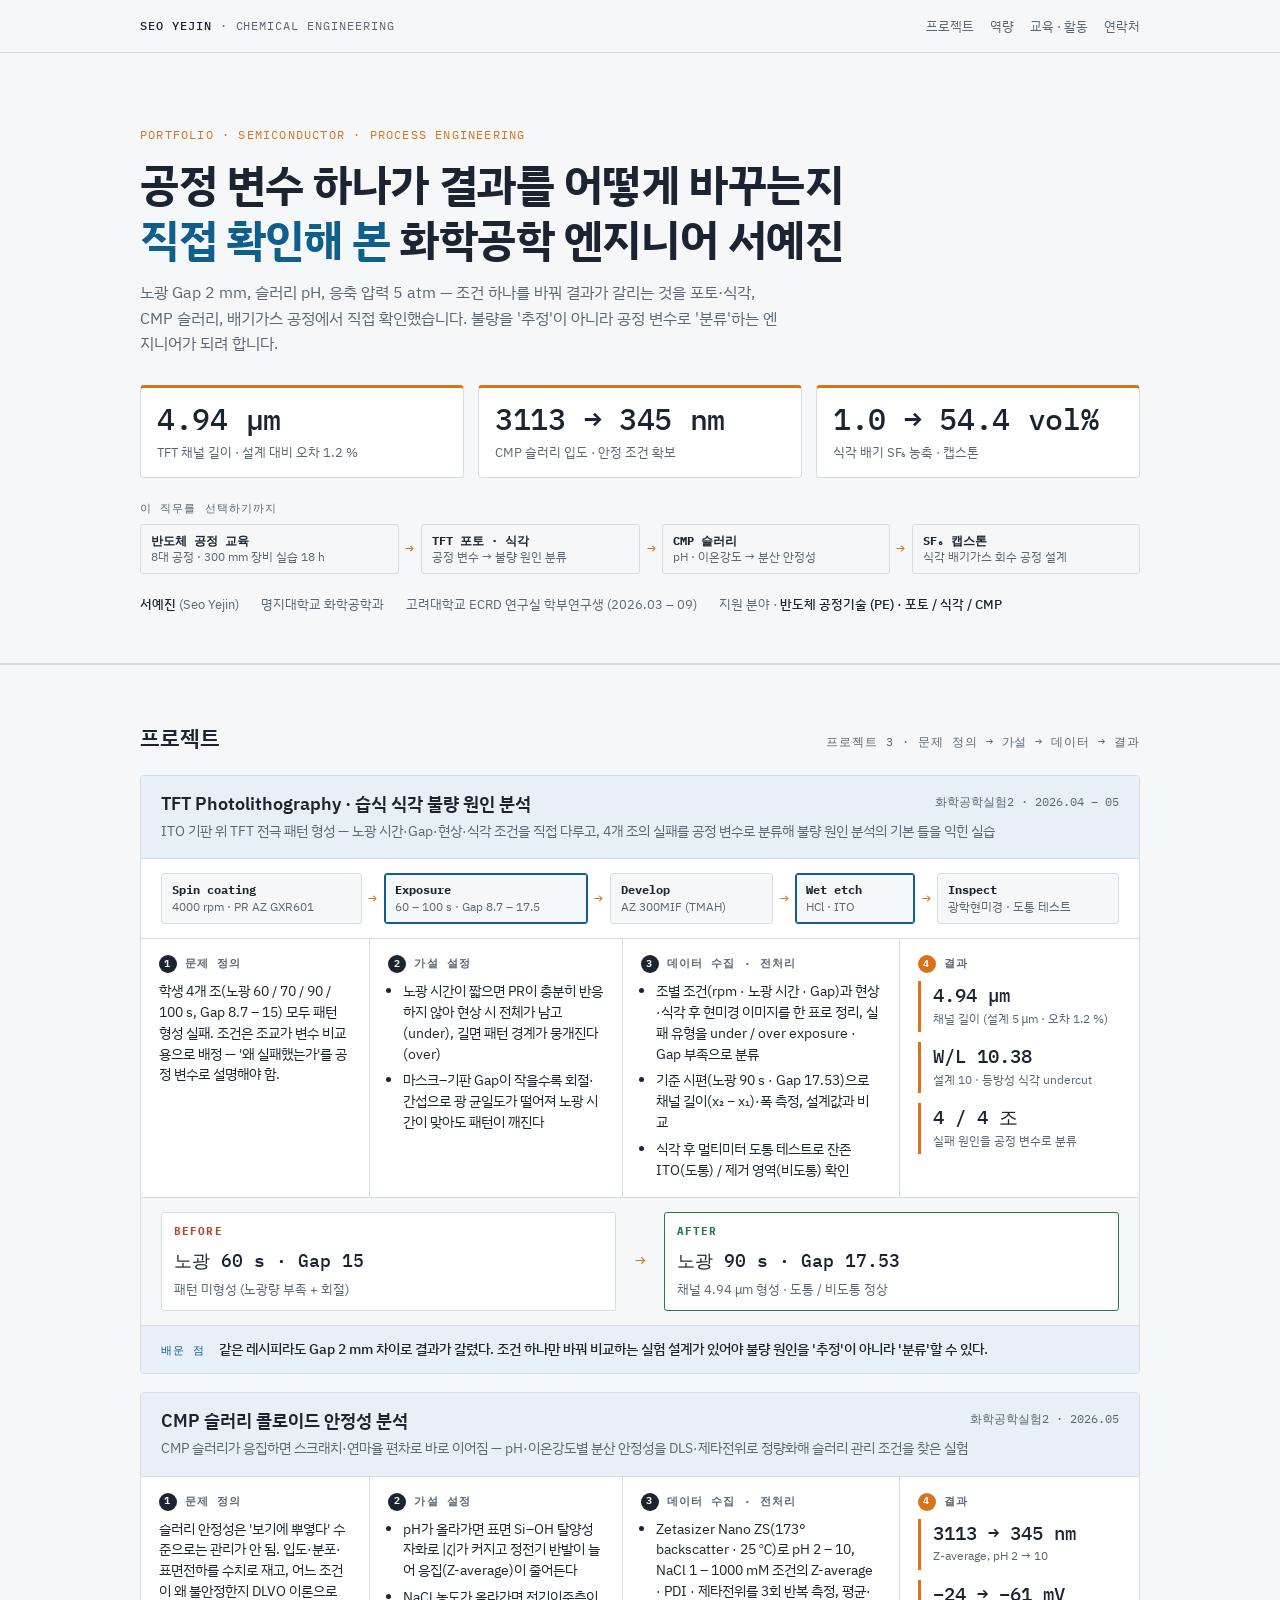
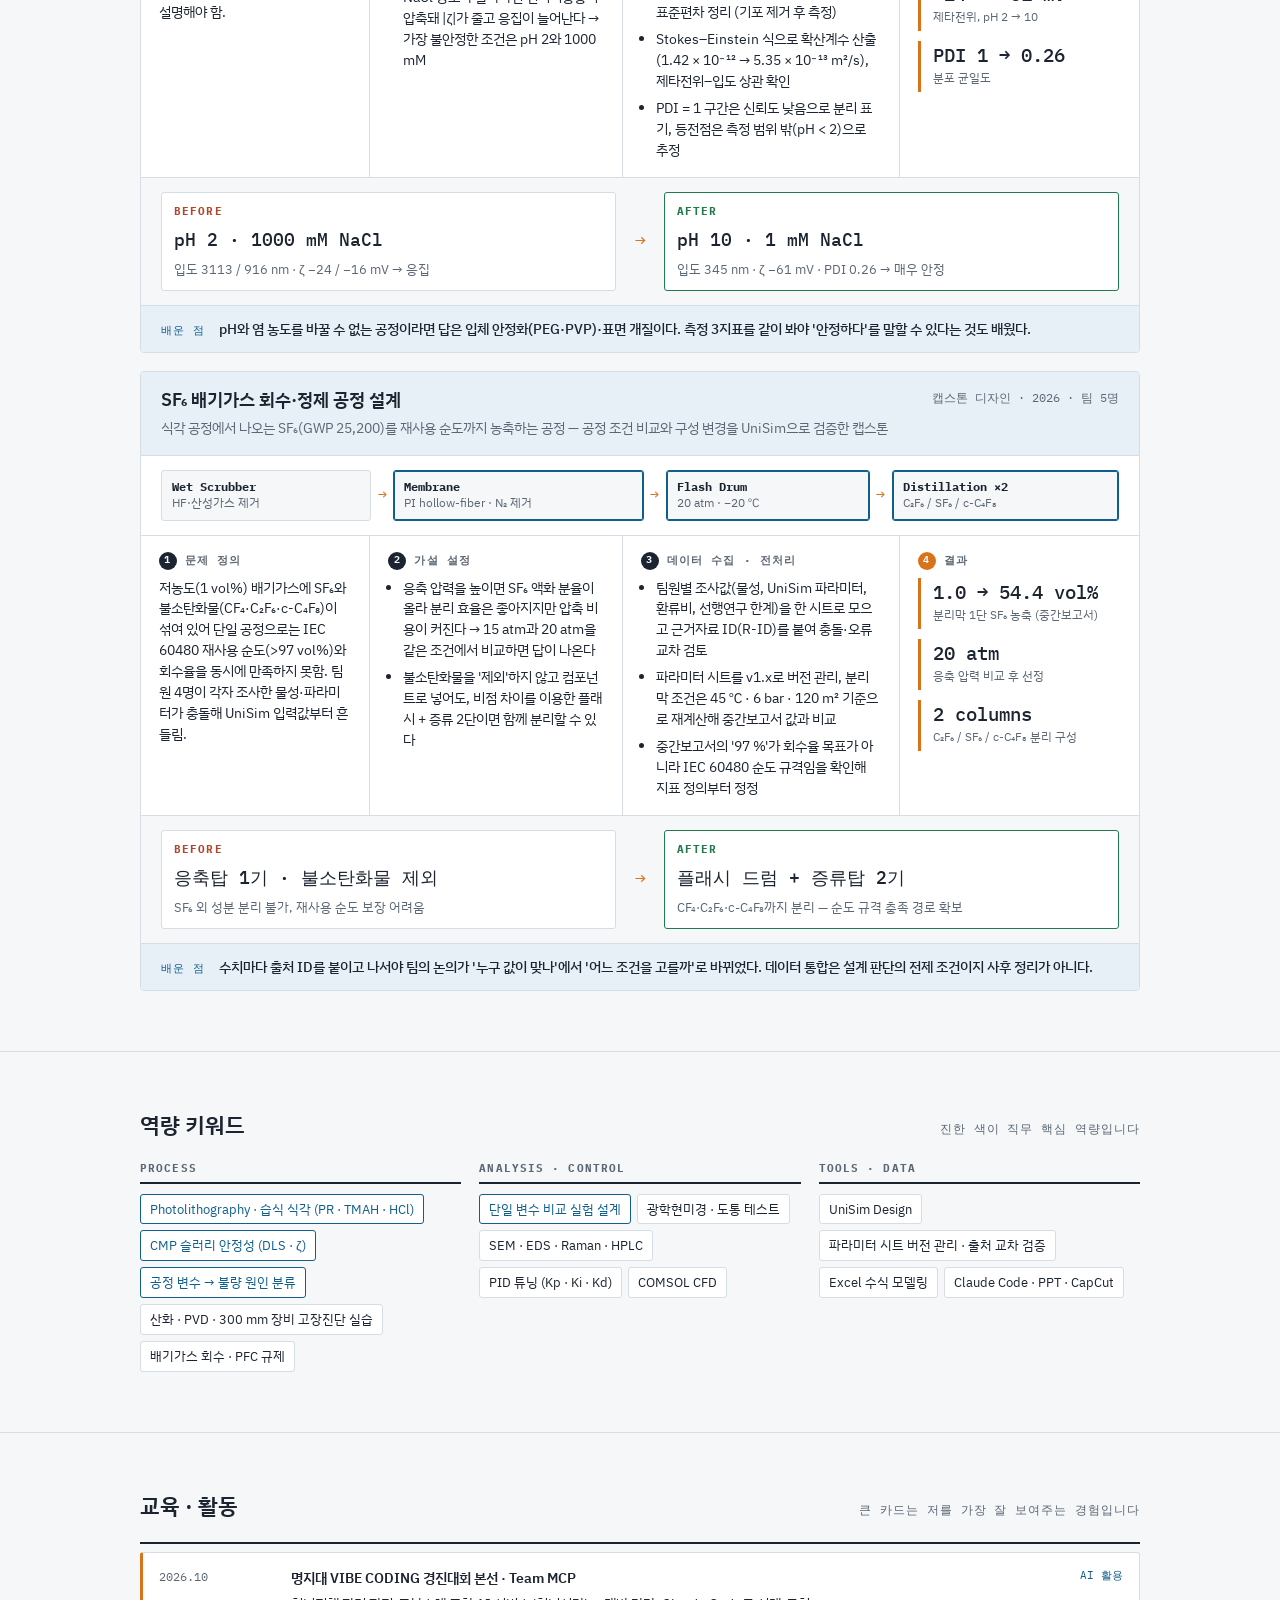
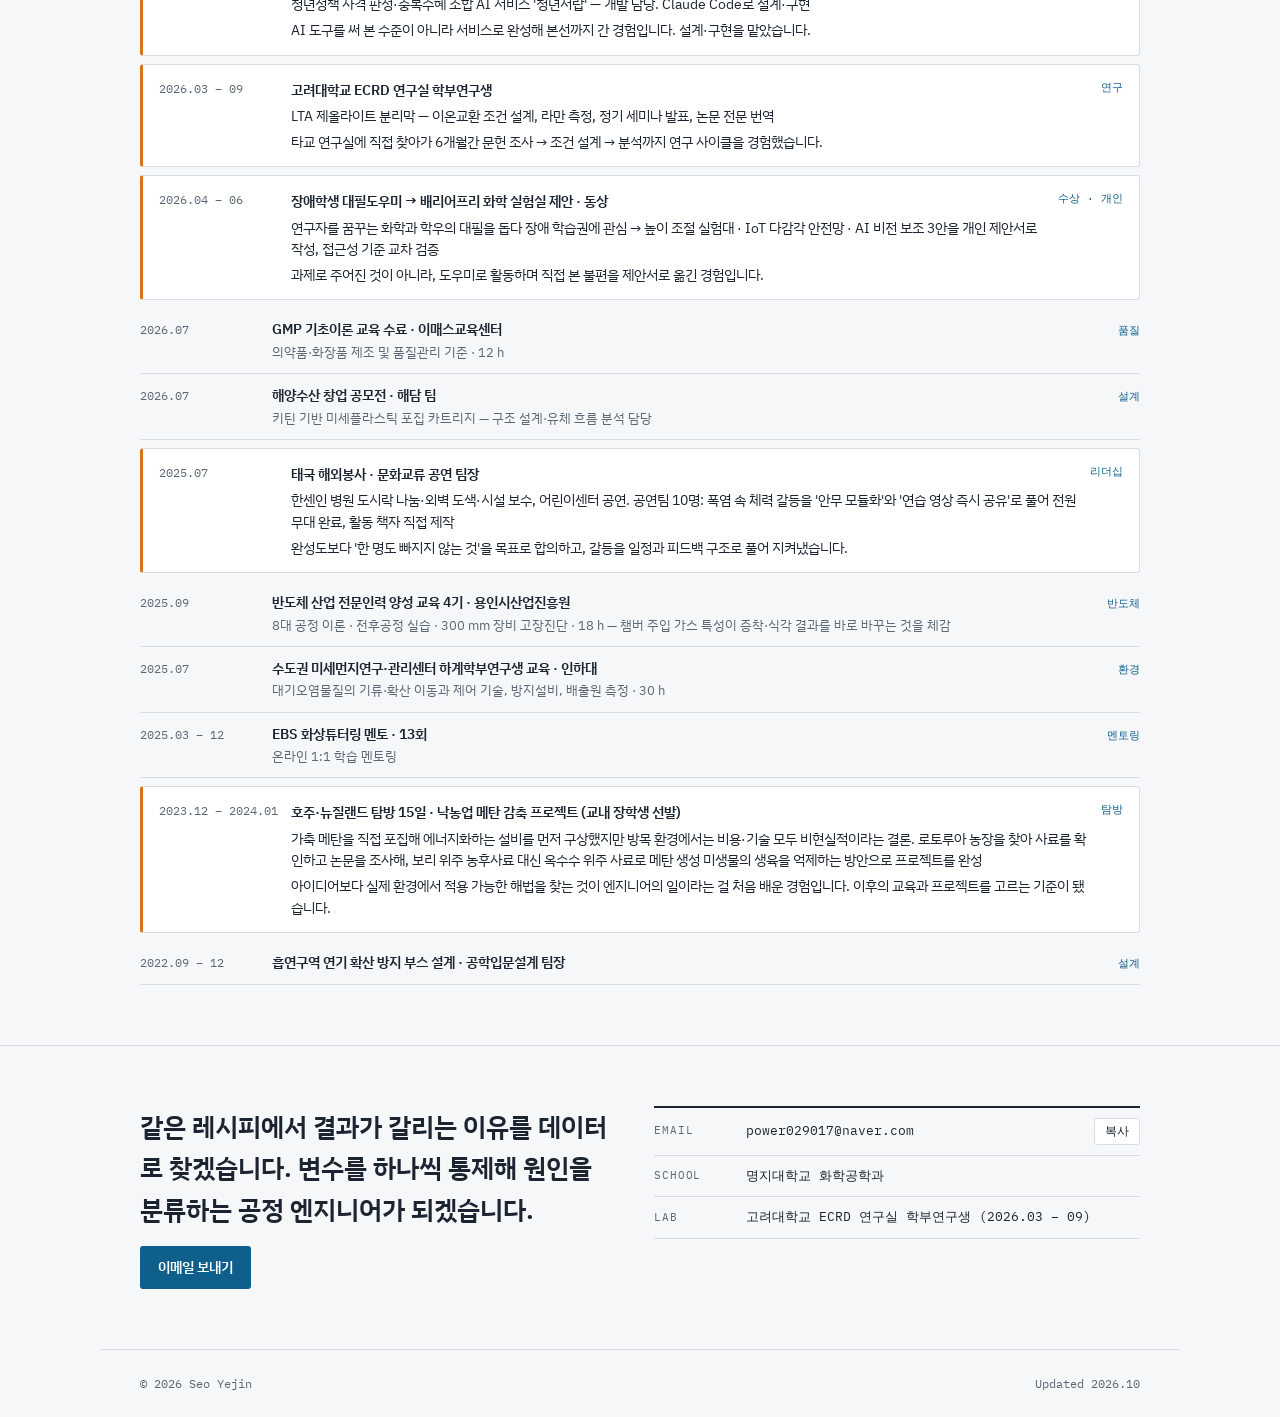
<file: pe/index.html>
<!doctype html>
<html lang="ko">
<head>
<meta charset="utf-8">
<meta name="viewport" content="width=device-width, initial-scale=1, viewport-fit=cover">
<title>서예진 포트폴리오</title>
<meta name="robots" content="noindex, nofollow">
<link rel="stylesheet" href="https://fonts.googleapis.com/css2?family=IBM+Plex+Sans+KR:wght@400;500;600;700&family=IBM+Plex+Mono:wght@400;500&display=swap">
<link rel="stylesheet" href="../style.css">
</head>
<body>
<header class="top">
  <div class="wrap">
    <div class="brand"><b>SEO YEJIN</b> · Chemical Engineering</div>
    <nav><a href="#projects">프로젝트</a><a href="#keywords">역량</a><a href="#timeline">교육 · 활동</a><a href="#contact">연락처</a></nav>
  </div>
</header>

<section class="hero">
  <div class="wrap">
    <p class="eyebrow">Portfolio · Semiconductor · Process Engineering</p>
    <h1>공정 변수 하나가 결과를 어떻게 바꾸는지<br><span>직접 확인해 본</span> 화학공학 엔지니어 서예진</h1>
    <p class="lede">노광 Gap 2 mm, 슬러리 pH, 응축 압력 5 atm — 조건 하나를 바꿔 결과가 갈리는 것을 포토·식각, CMP 슬러리, 배기가스 공정에서 직접 확인했습니다. 불량을 '추정'이 아니라 공정 변수로 '분류'하는 엔지니어가 되려 합니다.</p>
    <div class="kpis"><div class="kpi"><b>4.94 µm</b><small>TFT 채널 길이 · 설계 대비 오차 1.2 %</small></div><div class="kpi"><b>3113 → 345 nm</b><small>CMP 슬러리 입도 · 안정 조건 확보</small></div><div class="kpi"><b>1.0 → 54.4 vol%</b><small>식각 배기 SF₆ 농축 · 캡스톤</small></div></div>
    <div class="path"><span class="pl">이 직무를 선택하기까지</span><div class="flow"><div class="st"><b>반도체 공정 교육</b><span>8대 공정 · 300 mm 장비 실습 18 h</span></div><div class="ar">→</div><div class="st"><b>TFT 포토 · 식각</b><span>공정 변수 → 불량 원인 분류</span></div><div class="ar">→</div><div class="st"><b>CMP 슬러리</b><span>pH · 이온강도 → 분산 안정성</span></div><div class="ar">→</div><div class="st"><b>SF₆ 캡스톤</b><span>식각 배기가스 회수 공정 설계</span></div></div></div>
    <div class="idrow"><span><b>서예진</b> (Seo Yejin)</span><span>명지대학교 화학공학과</span><span>고려대학교 ECRD 연구실 학부연구생 (2026.03 – 09)</span><span>지원 분야 · <b>반도체 공정기술 (PE) · 포토 / 식각 / CMP</b></span></div>
  </div>
</section>

<section id="projects">
  <div class="wrap">
    <div class="sec-head"><h2>프로젝트</h2><span class="num">프로젝트 3 · 문제 정의 → 가설 → 데이터 → 결과</span></div>
    <article class="proj">
  <div class="proj-head"><h3>TFT Photolithography · 습식 식각 불량 원인 분석</h3><span class="tag">화학공학실험2 · 2026.04 – 05</span><p class="biz">ITO 기판 위 TFT 전극 패턴 형성 — 노광 시간·Gap·현상·식각 조건을 직접 다루고, 4개 조의 실패를 공정 변수로 분류해 불량 원인 분석의 기본 틀을 익힌 실습</p></div>
  <div class="flow"><div class="st"><b>Spin coating</b><span>4000 rpm · PR AZ GXR601</span></div><div class="ar">→</div><div class="st hi"><b>Exposure</b><span>60 – 100 s · Gap 8.7 – 17.5</span></div><div class="ar">→</div><div class="st"><b>Develop</b><span>AZ 300MIF (TMAH)</span></div><div class="ar">→</div><div class="st hi"><b>Wet etch</b><span>HCl · ITO</span></div><div class="ar">→</div><div class="st"><b>Inspect</b><span>광학현미경 · 도통 테스트</span></div></div>
  <div class="steps">
    <div class="step"><h4><i>1</i>문제 정의</h4><p>학생 4개 조(노광 60 / 70 / 90 / 100 s, Gap 8.7 – 15) 모두 패턴 형성 실패. 조건은 조교가 변수 비교용으로 배정 — '왜 실패했는가'를 공정 변수로 설명해야 함.</p></div>
    <div class="step"><h4><i>2</i>가설 설정</h4><ul><li>노광 시간이 짧으면 PR이 충분히 반응하지 않아 현상 시 전체가 남고(under), 길면 패턴 경계가 뭉개진다(over)</li><li>마스크–기판 Gap이 작을수록 회절·간섭으로 광 균일도가 떨어져 노광 시간이 맞아도 패턴이 깨진다</li></ul></div>
    <div class="step"><h4><i>3</i>데이터 수집 · 전처리</h4><ul><li>조별 조건(rpm · 노광 시간 · Gap)과 현상·식각 후 현미경 이미지를 한 표로 정리, 실패 유형을 under / over exposure · Gap 부족으로 분류</li><li>기준 시편(노광 90 s · Gap 17.53)으로 채널 길이(x₂ − x₁)·폭 측정, 설계값과 비교</li><li>식각 후 멀티미터 도통 테스트로 잔존 ITO(도통) / 제거 영역(비도통) 확인</li></ul></div>
    <div class="step res"><h4><i>4</i>결과</h4><div class="big"><div><b>4.94 µm</b><small>채널 길이 (설계 5 µm · 오차 1.2 %)</small></div><div><b>W/L 10.38</b><small>설계 10 · 등방성 식각 undercut</small></div><div><b>4 / 4 조</b><small>실패 원인을 공정 변수로 분류</small></div></div></div>
  </div>
  <div class="ba">
  <div class="bx before"><h5>Before</h5><b>노광 60 s · Gap 15</b><p>패턴 미형성 (노광량 부족 + 회절)</p></div>
  <div class="mid">→</div>
  <div class="bx after"><h5>After</h5><b>노광 90 s · Gap 17.53</b><p>채널 4.94 µm 형성 · 도통 / 비도통 정상</p></div>
</div>
  <div class="insight"><span>배운 점</span><p>같은 레시피라도 Gap 2 mm 차이로 결과가 갈렸다. 조건 하나만 바꿔 비교하는 실험 설계가 있어야 불량 원인을 '추정'이 아니라 '분류'할 수 있다.</p></div>
</article><article class="proj">
  <div class="proj-head"><h3>CMP 슬러리 콜로이드 안정성 분석</h3><span class="tag">화학공학실험2 · 2026.05</span><p class="biz">CMP 슬러리가 응집하면 스크래치·연마율 편차로 바로 이어짐 — pH·이온강도별 분산 안정성을 DLS·제타전위로 정량화해 슬러리 관리 조건을 찾은 실험</p></div>
  
  <div class="steps">
    <div class="step"><h4><i>1</i>문제 정의</h4><p>슬러리 안정성은 '보기에 뿌옇다' 수준으로는 관리가 안 됨. 입도·분포·표면전하를 수치로 재고, 어느 조건이 왜 불안정한지 DLVO 이론으로 설명해야 함.</p></div>
    <div class="step"><h4><i>2</i>가설 설정</h4><ul><li>pH가 올라가면 표면 Si–OH 탈양성자화로 |ζ|가 커지고 정전기 반발이 늘어 응집(Z-average)이 줄어든다</li><li>NaCl 농도가 올라가면 전기이중층이 압축돼 |ζ|가 줄고 응집이 늘어난다 → 가장 불안정한 조건은 pH 2와 1000 mM</li></ul></div>
    <div class="step"><h4><i>3</i>데이터 수집 · 전처리</h4><ul><li>Zetasizer Nano ZS(173° backscatter · 25 ℃)로 pH 2 – 10, NaCl 1 – 1000 mM 조건의 Z-average · PDI · 제타전위를 3회 반복 측정, 평균·표준편차 정리 (기포 제거 후 측정)</li><li>Stokes–Einstein 식으로 확산계수 산출(1.42 × 10⁻¹² → 5.35 × 10⁻¹³ m²/s), 제타전위–입도 상관 확인</li><li>PDI = 1 구간은 신뢰도 낮음으로 분리 표기, 등전점은 측정 범위 밖(pH < 2)으로 추정</li></ul></div>
    <div class="step res"><h4><i>4</i>결과</h4><div class="big"><div><b>3113 → 345 nm</b><small>Z-average, pH 2 → 10</small></div><div><b>−24 → −61 mV</b><small>제타전위, pH 2 → 10</small></div><div><b>PDI 1 → 0.26</b><small>분포 균일도</small></div></div></div>
  </div>
  <div class="ba">
  <div class="bx before"><h5>Before</h5><b>pH 2 · 1000 mM NaCl</b><p>입도 3113 / 916 nm · ζ −24 / −16 mV → 응집</p></div>
  <div class="mid">→</div>
  <div class="bx after"><h5>After</h5><b>pH 10 · 1 mM NaCl</b><p>입도 345 nm · ζ −61 mV · PDI 0.26 → 매우 안정</p></div>
</div>
  <div class="insight"><span>배운 점</span><p>pH와 염 농도를 바꿀 수 없는 공정이라면 답은 입체 안정화(PEG·PVP)·표면 개질이다. 측정 3지표를 같이 봐야 '안정하다'를 말할 수 있다는 것도 배웠다.</p></div>
</article><article class="proj">
  <div class="proj-head"><h3>SF₆ 배기가스 회수·정제 공정 설계</h3><span class="tag">캡스톤 디자인 · 2026 · 팀 5명</span><p class="biz">식각 공정에서 나오는 SF₆(GWP 25,200)를 재사용 순도까지 농축하는 공정 — 공정 조건 비교와 구성 변경을 UniSim으로 검증한 캡스톤</p></div>
  <div class="flow"><div class="st"><b>Wet Scrubber</b><span>HF·산성가스 제거</span></div><div class="ar">→</div><div class="st hi"><b>Membrane</b><span>PI hollow-fiber · N₂ 제거</span></div><div class="ar">→</div><div class="st hi"><b>Flash Drum</b><span>20 atm · −20 ℃</span></div><div class="ar">→</div><div class="st hi"><b>Distillation ×2</b><span>C₂F₆ / SF₆ / c-C₄F₈</span></div></div>
  <div class="steps">
    <div class="step"><h4><i>1</i>문제 정의</h4><p>저농도(1 vol%) 배기가스에 SF₆와 불소탄화물(CF₄·C₂F₆·c-C₄F₈)이 섞여 있어 단일 공정으로는 IEC 60480 재사용 순도(>97 vol%)와 회수율을 동시에 만족하지 못함. 팀원 4명이 각자 조사한 물성·파라미터가 충돌해 UniSim 입력값부터 흔들림.</p></div>
    <div class="step"><h4><i>2</i>가설 설정</h4><ul><li>응축 압력을 높이면 SF₆ 액화 분율이 올라 분리 효율은 좋아지지만 압축 비용이 커진다 → 15 atm과 20 atm을 같은 조건에서 비교하면 답이 나온다</li><li>불소탄화물을 '제외'하지 않고 컴포넌트로 넣어도, 비점 차이를 이용한 플래시 + 증류 2단이면 함께 분리할 수 있다</li></ul></div>
    <div class="step"><h4><i>3</i>데이터 수집 · 전처리</h4><ul><li>팀원별 조사값(물성, UniSim 파라미터, 환류비, 선행연구 한계)을 한 시트로 모으고 근거자료 ID(R-ID)를 붙여 충돌·오류 교차 검토</li><li>파라미터 시트를 v1.x로 버전 관리, 분리막 조건은 45 ℃ · 6 bar · 120 m² 기준으로 재계산해 중간보고서 값과 비교</li><li>중간보고서의 '97 %'가 회수율 목표가 아니라 IEC 60480 순도 규격임을 확인해 지표 정의부터 정정</li></ul></div>
    <div class="step res"><h4><i>4</i>결과</h4><div class="big"><div><b>1.0 → 54.4 vol%</b><small>분리막 1단 SF₆ 농축 (중간보고서)</small></div><div><b>20 atm</b><small>응축 압력 비교 후 선정</small></div><div><b>2 columns</b><small>C₂F₆ / SF₆ / c-C₄F₈ 분리 구성</small></div></div></div>
  </div>
  <div class="ba">
  <div class="bx before"><h5>Before</h5><b>응축탑 1기 · 불소탄화물 제외</b><p>SF₆ 외 성분 분리 불가, 재사용 순도 보장 어려움</p></div>
  <div class="mid">→</div>
  <div class="bx after"><h5>After</h5><b>플래시 드럼 + 증류탑 2기</b><p>CF₄·C₂F₆·c-C₄F₈까지 분리 — 순도 규격 충족 경로 확보</p></div>
</div>
  <div class="insight"><span>배운 점</span><p>수치마다 출처 ID를 붙이고 나서야 팀의 논의가 '누구 값이 맞나'에서 '어느 조건을 고를까'로 바뀌었다. 데이터 통합은 설계 판단의 전제 조건이지 사후 정리가 아니다.</p></div>
</article>
  </div>
</section>

<section id="keywords">
  <div class="wrap">
    <div class="sec-head"><h2>역량 키워드</h2><span class="num">진한 색이 직무 핵심 역량입니다</span></div>
    <div class="kw"><div><h3>Process</h3><div class="chips"><span class="chip hot">Photolithography · 습식 식각 (PR · TMAH · HCl)</span><span class="chip hot">CMP 슬러리 안정성 (DLS · ζ)</span><span class="chip hot">공정 변수 → 불량 원인 분류</span><span class="chip">산화 · PVD · 300 mm 장비 고장진단 실습</span><span class="chip">배기가스 회수 · PFC 규제</span></div></div><div><h3>Analysis · Control</h3><div class="chips"><span class="chip hot">단일 변수 비교 실험 설계</span><span class="chip">광학현미경 · 도통 테스트</span><span class="chip">SEM · EDS · Raman · HPLC</span><span class="chip">PID 튜닝 (Kp · Ki · Kd)</span><span class="chip">COMSOL CFD</span></div></div><div><h3>Tools · Data</h3><div class="chips"><span class="chip">UniSim Design</span><span class="chip">파라미터 시트 버전 관리 · 출처 교차 검증</span><span class="chip">Excel 수식 모델링</span><span class="chip">Claude Code · PPT · CapCut</span></div></div></div>
  </div>
</section>

<section id="timeline">
  <div class="wrap">
    <div class="sec-head"><h2>교육 · 활동</h2><span class="num">큰 카드는 저를 가장 잘 보여주는 경험입니다</span></div>
    <ul class="tl"><li class="feat"><span class="d">2026.10</span><div class="t"><b>명지대 VIBE CODING 경진대회 본선 · Team MCP</b><p>청년정책 자격 판정·중복수혜 조합 AI 서비스 '청년서랍' — 개발 담당. Claude Code로 설계·구현</p><p class="why">AI 도구를 써 본 수준이 아니라 서비스로 완성해 본선까지 간 경험입니다. 설계·구현을 맡았습니다.</p></div><span class="c">AI 활용</span></li><li class="feat"><span class="d">2026.03 – 09</span><div class="t"><b>고려대학교 ECRD 연구실 학부연구생</b><p>LTA 제올라이트 분리막 — 이온교환 조건 설계, 라만 측정, 정기 세미나 발표, 논문 전문 번역</p><p class="why">타교 연구실에 직접 찾아가 6개월간 문헌 조사 → 조건 설계 → 분석까지 연구 사이클을 경험했습니다.</p></div><span class="c">연구</span></li><li class="feat"><span class="d">2026.04 – 06</span><div class="t"><b>장애학생 대필도우미 → 배리어프리 화학 실험실 제안 · 동상</b><p>연구자를 꿈꾸는 화학과 학우의 대필을 돕다 장애 학습권에 관심 → 높이 조절 실험대 · IoT 다감각 안전망 · AI 비전 보조 3안을 개인 제안서로 작성, 접근성 기준 교차 검증</p><p class="why">과제로 주어진 것이 아니라, 도우미로 활동하며 직접 본 불편을 제안서로 옮긴 경험입니다.</p></div><span class="c">수상 · 개인</span></li><li><span class="d">2026.07</span><div class="t"><b>GMP 기초이론 교육 수료 · 이매스교육센터</b><br><span>의약품·화장품 제조 및 품질관리 기준 · 12 h</span></div><span class="c">품질</span></li><li><span class="d">2026.07</span><div class="t"><b>해양수산 창업 공모전 · 해담 팀</b><br><span>키틴 기반 미세플라스틱 포집 카트리지 — 구조 설계·유체 흐름 분석 담당</span></div><span class="c">설계</span></li><li class="feat"><span class="d">2025.07</span><div class="t"><b>태국 해외봉사 · 문화교류 공연 팀장</b><p>한센인 병원 도시락 나눔·외벽 도색·시설 보수, 어린이센터 공연. 공연팀 10명: 폭염 속 체력 갈등을 '안무 모듈화'와 '연습 영상 즉시 공유'로 풀어 전원 무대 완료, 활동 책자 직접 제작</p><p class="why">완성도보다 '한 명도 빠지지 않는 것'을 목표로 합의하고, 갈등을 일정과 피드백 구조로 풀어 지켜냈습니다.</p></div><span class="c">리더십</span></li><li><span class="d">2025.09</span><div class="t"><b>반도체 산업 전문인력 양성 교육 4기 · 용인시산업진흥원</b><br><span>8대 공정 이론 · 전후공정 실습 · 300 mm 장비 고장진단 · 18 h — 챔버 주입 가스 특성이 증착·식각 결과를 바로 바꾸는 것을 체감</span></div><span class="c">반도체</span></li><li><span class="d">2025.07</span><div class="t"><b>수도권 미세먼지연구·관리센터 하계학부연구생 교육 · 인하대</b><br><span>대기오염물질의 기류·확산 이동과 제어 기술, 방지설비, 배출원 측정 · 30 h</span></div><span class="c">환경</span></li><li><span class="d">2025.03 – 12</span><div class="t"><b>EBS 화상튜터링 멘토 · 13회</b><br><span>온라인 1:1 학습 멘토링</span></div><span class="c">멘토링</span></li><li class="feat"><span class="d">2023.12 – 2024.01</span><div class="t"><b>호주·뉴질랜드 탐방 15일 · 낙농업 메탄 감축 프로젝트 (교내 장학생 선발)</b><p>가축 메탄을 직접 포집해 에너지화하는 설비를 먼저 구상했지만 방목 환경에서는 비용·기술 모두 비현실적이라는 결론. 로토루아 농장을 찾아 사료를 확인하고 논문을 조사해, 보리 위주 농후사료 대신 옥수수 위주 사료로 메탄 생성 미생물의 생육을 억제하는 방안으로 프로젝트를 완성</p><p class="why">아이디어보다 실제 환경에서 적용 가능한 해법을 찾는 것이 엔지니어의 일이라는 걸 처음 배운 경험입니다. 이후의 교육과 프로젝트를 고르는 기준이 됐습니다.</p></div><span class="c">탐방</span></li><li><span class="d">2022.09 – 12</span><div class="t"><b>흡연구역 연기 확산 방지 부스 설계 · 공학입문설계 팀장</b></div><span class="c">설계</span></li></ul>
  </div>
</section>

<section id="contact">
  <div class="wrap contact">
    <div>
      <p class="msg">같은 레시피에서 결과가 갈리는 이유를 데이터로 찾겠습니다. 변수를 하나씩 통제해 원인을 분류하는 공정 엔지니어가 되겠습니다.</p>
      <a class="btn" href="mailto:power029017@naver.com">이메일 보내기</a>
    </div>
    <ul class="cl">
      <li><span class="k">EMAIL</span><span class="v" id="email">power029017@naver.com</span><button class="copy" type="button" data-copy="email">복사</button></li>
      <li><span class="k">SCHOOL</span><span class="v">명지대학교 화학공학과</span><span></span></li>
      <li><span class="k">LAB</span><span class="v">고려대학교 ECRD 연구실 학부연구생 (2026.03 – 09)</span><span></span></li>
    </ul>
  </div>
</section>

<footer class="wrap"><span>© 2026 Seo Yejin</span><span>Updated 2026.10</span></footer>

<script>
document.querySelectorAll('.copy').forEach(function(btn){
  btn.addEventListener('click',function(){
    var el=document.getElementById(btn.dataset.copy);var txt=el.textContent.trim();
    var done=function(){btn.textContent='복사됨';setTimeout(function(){btn.textContent='복사'},1500)};
    function sel(){var r=document.createRange();r.selectNodeContents(el);var s=window.getSelection();s.removeAllRanges();s.addRange(r)}
    if(navigator.clipboard&&navigator.clipboard.writeText){navigator.clipboard.writeText(txt).then(done).catch(sel)}else{sel()}
  });
});
</script>
</body>
</html>
</file>
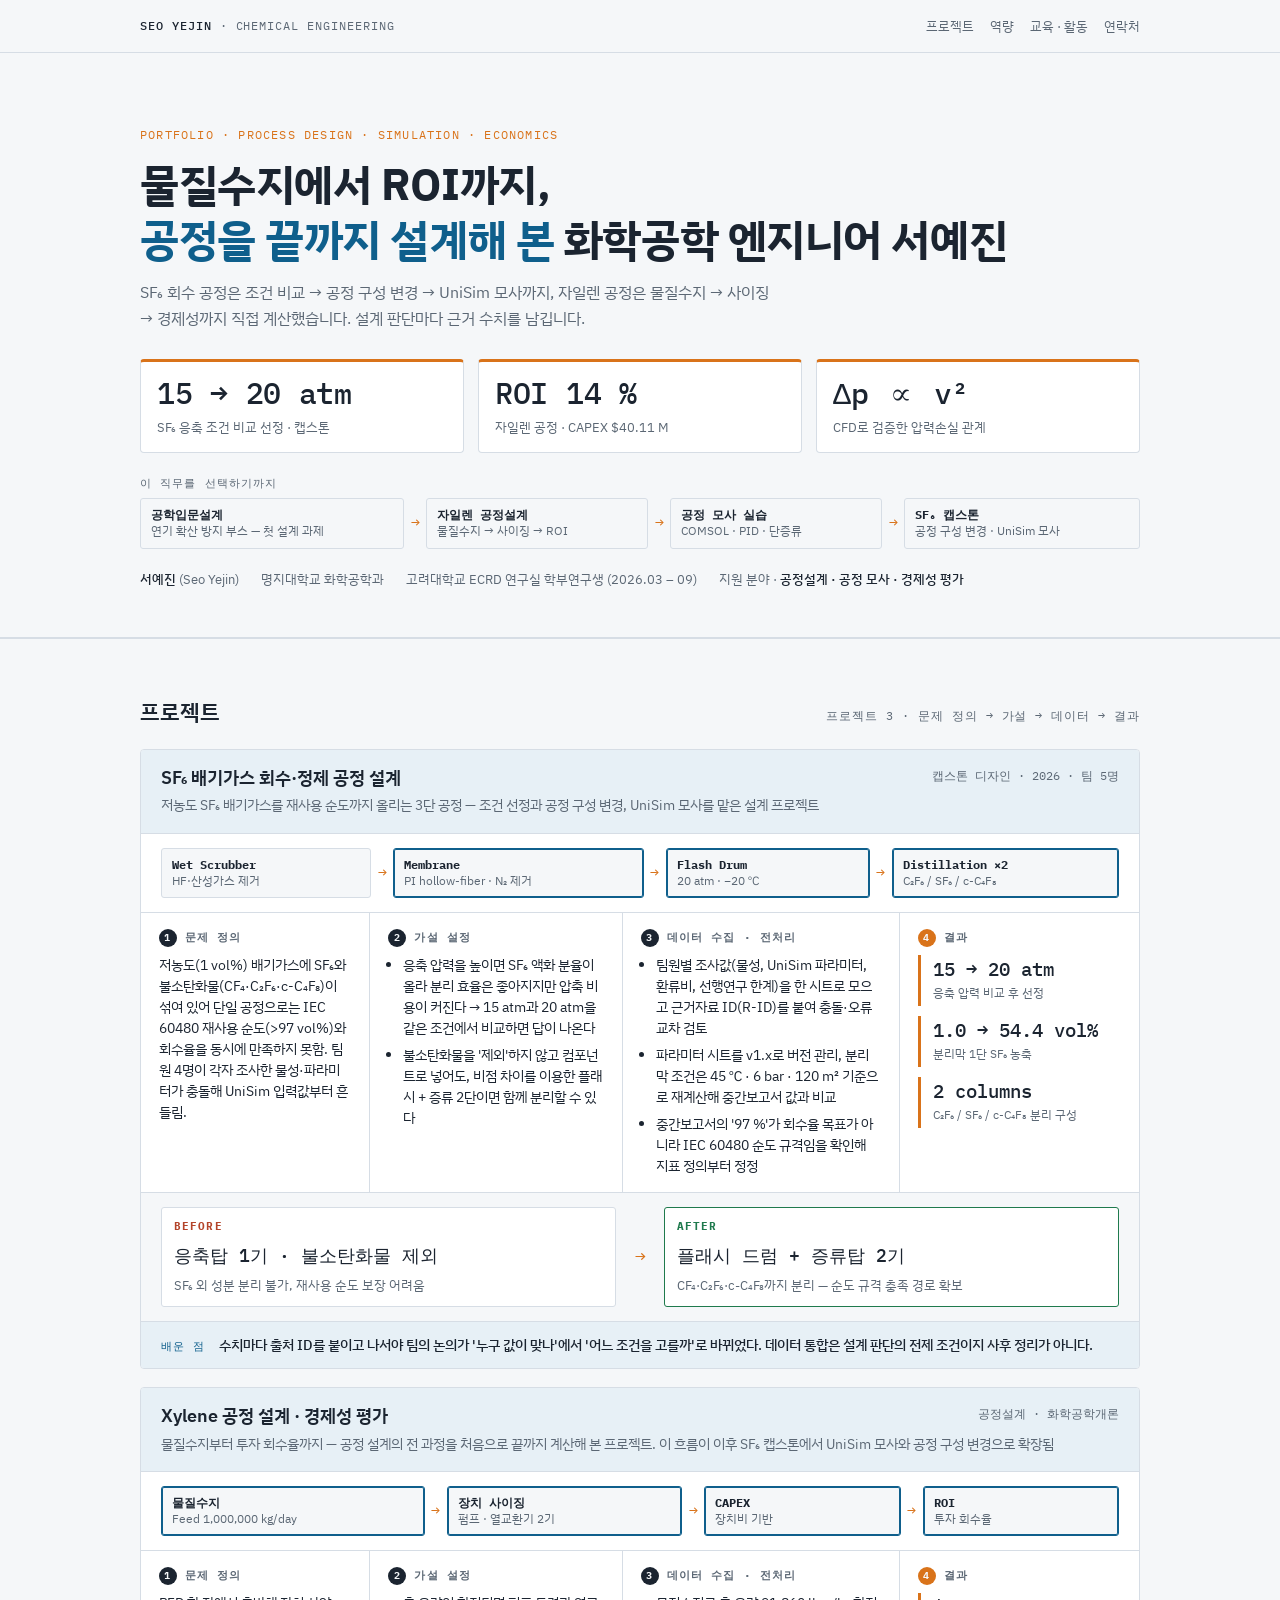
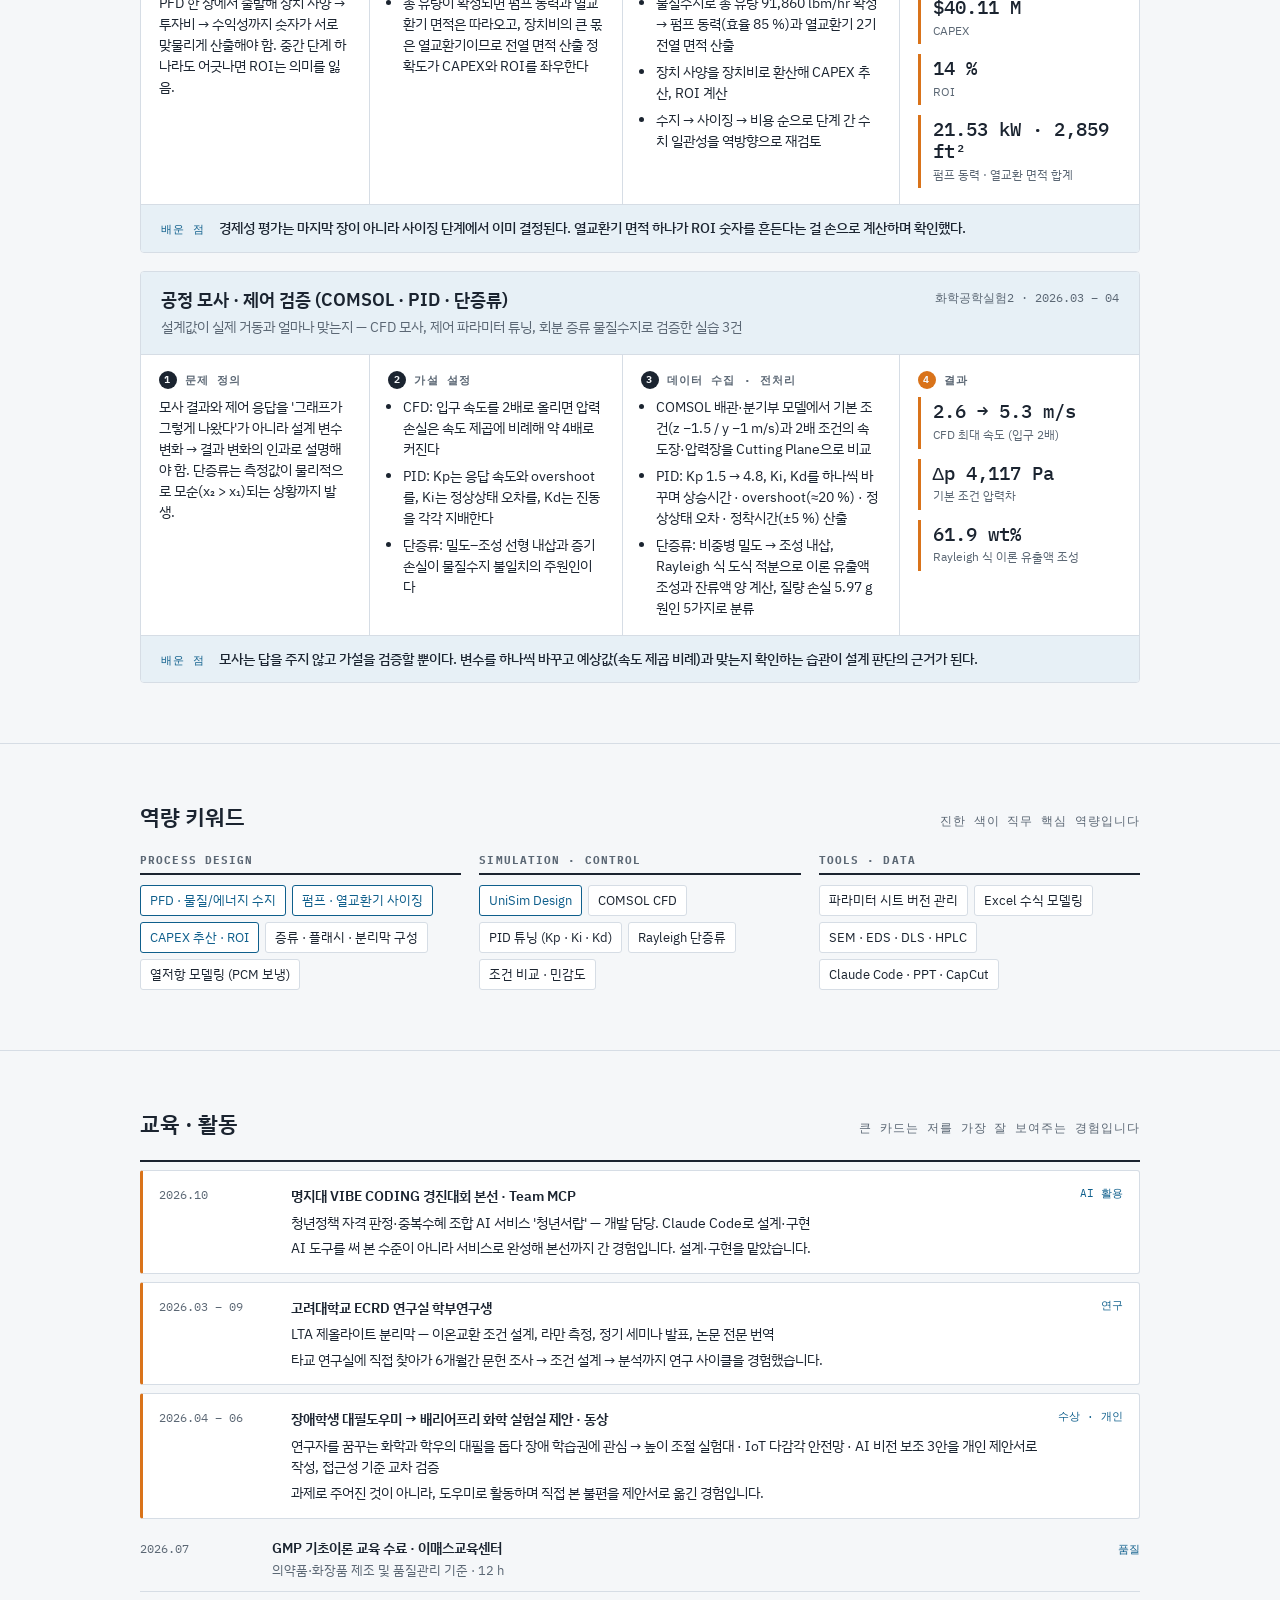
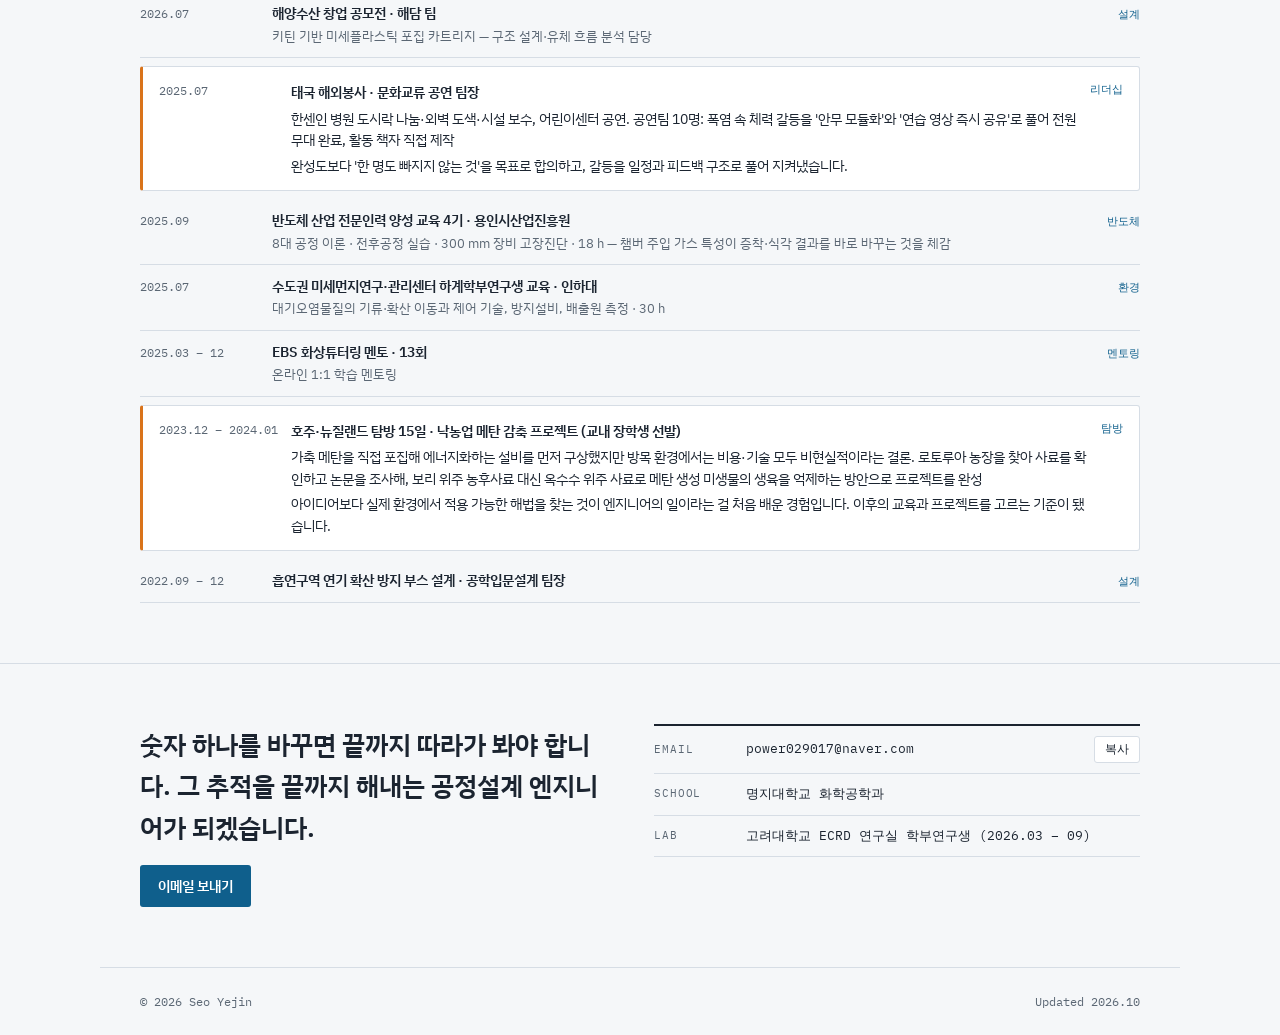
<file: process/index.html>
<!doctype html>
<html lang="ko">
<head>
<meta charset="utf-8">
<meta name="viewport" content="width=device-width, initial-scale=1, viewport-fit=cover">
<title>서예진 포트폴리오</title>
<meta name="robots" content="noindex, nofollow">
<link rel="stylesheet" href="https://fonts.googleapis.com/css2?family=IBM+Plex+Sans+KR:wght@400;500;600;700&family=IBM+Plex+Mono:wght@400;500&display=swap">
<link rel="stylesheet" href="../style.css">
</head>
<body>
<header class="top">
  <div class="wrap">
    <div class="brand"><b>SEO YEJIN</b> · Chemical Engineering</div>
    <nav><a href="#projects">프로젝트</a><a href="#keywords">역량</a><a href="#timeline">교육 · 활동</a><a href="#contact">연락처</a></nav>
  </div>
</header>

<section class="hero">
  <div class="wrap">
    <p class="eyebrow">Portfolio · Process Design · Simulation · Economics</p>
    <h1>물질수지에서 ROI까지,<br><span>공정을 끝까지 설계해 본</span> 화학공학 엔지니어 서예진</h1>
    <p class="lede">SF₆ 회수 공정은 조건 비교 → 공정 구성 변경 → UniSim 모사까지, 자일렌 공정은 물질수지 → 사이징 → 경제성까지 직접 계산했습니다. 설계 판단마다 근거 수치를 남깁니다.</p>
    <div class="kpis"><div class="kpi"><b>15 → 20 atm</b><small>SF₆ 응축 조건 비교 선정 · 캡스톤</small></div><div class="kpi"><b>ROI 14 %</b><small>자일렌 공정 · CAPEX $40.11 M</small></div><div class="kpi"><b>Δp ∝ v²</b><small>CFD로 검증한 압력손실 관계</small></div></div>
    <div class="path"><span class="pl">이 직무를 선택하기까지</span><div class="flow"><div class="st"><b>공학입문설계</b><span>연기 확산 방지 부스 — 첫 설계 과제</span></div><div class="ar">→</div><div class="st"><b>자일렌 공정설계</b><span>물질수지 → 사이징 → ROI</span></div><div class="ar">→</div><div class="st"><b>공정 모사 실습</b><span>COMSOL · PID · 단증류</span></div><div class="ar">→</div><div class="st"><b>SF₆ 캡스톤</b><span>공정 구성 변경 · UniSim 모사</span></div></div></div>
    <div class="idrow"><span><b>서예진</b> (Seo Yejin)</span><span>명지대학교 화학공학과</span><span>고려대학교 ECRD 연구실 학부연구생 (2026.03 – 09)</span><span>지원 분야 · <b>공정설계 · 공정 모사 · 경제성 평가</b></span></div>
  </div>
</section>

<section id="projects">
  <div class="wrap">
    <div class="sec-head"><h2>프로젝트</h2><span class="num">프로젝트 3 · 문제 정의 → 가설 → 데이터 → 결과</span></div>
    <article class="proj">
  <div class="proj-head"><h3>SF₆ 배기가스 회수·정제 공정 설계</h3><span class="tag">캡스톤 디자인 · 2026 · 팀 5명</span><p class="biz">저농도 SF₆ 배기가스를 재사용 순도까지 올리는 3단 공정 — 조건 선정과 공정 구성 변경, UniSim 모사를 맡은 설계 프로젝트</p></div>
  <div class="flow"><div class="st"><b>Wet Scrubber</b><span>HF·산성가스 제거</span></div><div class="ar">→</div><div class="st hi"><b>Membrane</b><span>PI hollow-fiber · N₂ 제거</span></div><div class="ar">→</div><div class="st hi"><b>Flash Drum</b><span>20 atm · −20 ℃</span></div><div class="ar">→</div><div class="st hi"><b>Distillation ×2</b><span>C₂F₆ / SF₆ / c-C₄F₈</span></div></div>
  <div class="steps">
    <div class="step"><h4><i>1</i>문제 정의</h4><p>저농도(1 vol%) 배기가스에 SF₆와 불소탄화물(CF₄·C₂F₆·c-C₄F₈)이 섞여 있어 단일 공정으로는 IEC 60480 재사용 순도(>97 vol%)와 회수율을 동시에 만족하지 못함. 팀원 4명이 각자 조사한 물성·파라미터가 충돌해 UniSim 입력값부터 흔들림.</p></div>
    <div class="step"><h4><i>2</i>가설 설정</h4><ul><li>응축 압력을 높이면 SF₆ 액화 분율이 올라 분리 효율은 좋아지지만 압축 비용이 커진다 → 15 atm과 20 atm을 같은 조건에서 비교하면 답이 나온다</li><li>불소탄화물을 '제외'하지 않고 컴포넌트로 넣어도, 비점 차이를 이용한 플래시 + 증류 2단이면 함께 분리할 수 있다</li></ul></div>
    <div class="step"><h4><i>3</i>데이터 수집 · 전처리</h4><ul><li>팀원별 조사값(물성, UniSim 파라미터, 환류비, 선행연구 한계)을 한 시트로 모으고 근거자료 ID(R-ID)를 붙여 충돌·오류 교차 검토</li><li>파라미터 시트를 v1.x로 버전 관리, 분리막 조건은 45 ℃ · 6 bar · 120 m² 기준으로 재계산해 중간보고서 값과 비교</li><li>중간보고서의 '97 %'가 회수율 목표가 아니라 IEC 60480 순도 규격임을 확인해 지표 정의부터 정정</li></ul></div>
    <div class="step res"><h4><i>4</i>결과</h4><div class="big"><div><b>15 → 20 atm</b><small>응축 압력 비교 후 선정</small></div><div><b>1.0 → 54.4 vol%</b><small>분리막 1단 SF₆ 농축</small></div><div><b>2 columns</b><small>C₂F₆ / SF₆ / c-C₄F₈ 분리 구성</small></div></div></div>
  </div>
  <div class="ba">
  <div class="bx before"><h5>Before</h5><b>응축탑 1기 · 불소탄화물 제외</b><p>SF₆ 외 성분 분리 불가, 재사용 순도 보장 어려움</p></div>
  <div class="mid">→</div>
  <div class="bx after"><h5>After</h5><b>플래시 드럼 + 증류탑 2기</b><p>CF₄·C₂F₆·c-C₄F₈까지 분리 — 순도 규격 충족 경로 확보</p></div>
</div>
  <div class="insight"><span>배운 점</span><p>수치마다 출처 ID를 붙이고 나서야 팀의 논의가 '누구 값이 맞나'에서 '어느 조건을 고를까'로 바뀌었다. 데이터 통합은 설계 판단의 전제 조건이지 사후 정리가 아니다.</p></div>
</article><article class="proj">
  <div class="proj-head"><h3>Xylene 공정 설계 · 경제성 평가</h3><span class="tag">공정설계 · 화학공학개론</span><p class="biz">물질수지부터 투자 회수율까지 — 공정 설계의 전 과정을 처음으로 끝까지 계산해 본 프로젝트. 이 흐름이 이후 SF₆ 캡스톤에서 UniSim 모사와 공정 구성 변경으로 확장됨</p></div>
  <div class="flow"><div class="st hi"><b>물질수지</b><span>Feed 1,000,000 kg/day</span></div><div class="ar">→</div><div class="st hi"><b>장치 사이징</b><span>펌프 · 열교환기 2기</span></div><div class="ar">→</div><div class="st hi"><b>CAPEX</b><span>장치비 기반</span></div><div class="ar">→</div><div class="st hi"><b>ROI</b><span>투자 회수율</span></div></div>
  <div class="steps">
    <div class="step"><h4><i>1</i>문제 정의</h4><p>PFD 한 장에서 출발해 장치 사양 → 투자비 → 수익성까지 숫자가 서로 맞물리게 산출해야 함. 중간 단계 하나라도 어긋나면 ROI는 의미를 잃음.</p></div>
    <div class="step"><h4><i>2</i>가설 설정</h4><ul><li>총 유량이 확정되면 펌프 동력과 열교환기 면적은 따라오고, 장치비의 큰 몫은 열교환기이므로 전열 면적 산출 정확도가 CAPEX와 ROI를 좌우한다</li></ul></div>
    <div class="step"><h4><i>3</i>데이터 수집 · 전처리</h4><ul><li>물질수지로 총 유량 91,860 lbm/hr 확정 → 펌프 동력(효율 85 %)과 열교환기 2기 전열 면적 산출</li><li>장치 사양을 장치비로 환산해 CAPEX 추산, ROI 계산</li><li>수지 → 사이징 → 비용 순으로 단계 간 수치 일관성을 역방향으로 재검토</li></ul></div>
    <div class="step res"><h4><i>4</i>결과</h4><div class="big"><div><b>$40.11 M</b><small>CAPEX</small></div><div><b>14 %</b><small>ROI</small></div><div><b>21.53 kW · 2,859 ft²</b><small>펌프 동력 · 열교환 면적 합계</small></div></div></div>
  </div>
  
  <div class="insight"><span>배운 점</span><p>경제성 평가는 마지막 장이 아니라 사이징 단계에서 이미 결정된다. 열교환기 면적 하나가 ROI 숫자를 흔든다는 걸 손으로 계산하며 확인했다.</p></div>
</article><article class="proj">
  <div class="proj-head"><h3>공정 모사 · 제어 검증 (COMSOL · PID · 단증류)</h3><span class="tag">화학공학실험2 · 2026.03 – 04</span><p class="biz">설계값이 실제 거동과 얼마나 맞는지 — CFD 모사, 제어 파라미터 튜닝, 회분 증류 물질수지로 검증한 실습 3건</p></div>
  
  <div class="steps">
    <div class="step"><h4><i>1</i>문제 정의</h4><p>모사 결과와 제어 응답을 '그래프가 그렇게 나왔다'가 아니라 설계 변수 변화 → 결과 변화의 인과로 설명해야 함. 단증류는 측정값이 물리적으로 모순(x₂ > x₁)되는 상황까지 발생.</p></div>
    <div class="step"><h4><i>2</i>가설 설정</h4><ul><li>CFD: 입구 속도를 2배로 올리면 압력손실은 속도 제곱에 비례해 약 4배로 커진다</li><li>PID: Kp는 응답 속도와 overshoot를, Ki는 정상상태 오차를, Kd는 진동을 각각 지배한다</li><li>단증류: 밀도–조성 선형 내삽과 증기 손실이 물질수지 불일치의 주원인이다</li></ul></div>
    <div class="step"><h4><i>3</i>데이터 수집 · 전처리</h4><ul><li>COMSOL 배관·분기부 모델에서 기본 조건(z −1.5 / y −1 m/s)과 2배 조건의 속도장·압력장을 Cutting Plane으로 비교</li><li>PID: Kp 1.5 → 4.8, Ki, Kd를 하나씩 바꾸며 상승시간 · overshoot(≈20 %) · 정상상태 오차 · 정착시간(±5 %) 산출</li><li>단증류: 비중병 밀도 → 조성 내삽, Rayleigh 식 도식 적분으로 이론 유출액 조성과 잔류액 양 계산, 질량 손실 5.97 g 원인 5가지로 분류</li></ul></div>
    <div class="step res"><h4><i>4</i>결과</h4><div class="big"><div><b>2.6 → 5.3 m/s</b><small>CFD 최대 속도 (입구 2배)</small></div><div><b>Δp 4,117 Pa</b><small>기본 조건 압력차</small></div><div><b>61.9 wt%</b><small>Rayleigh 식 이론 유출액 조성</small></div></div></div>
  </div>
  
  <div class="insight"><span>배운 점</span><p>모사는 답을 주지 않고 가설을 검증할 뿐이다. 변수를 하나씩 바꾸고 예상값(속도 제곱 비례)과 맞는지 확인하는 습관이 설계 판단의 근거가 된다.</p></div>
</article>
  </div>
</section>

<section id="keywords">
  <div class="wrap">
    <div class="sec-head"><h2>역량 키워드</h2><span class="num">진한 색이 직무 핵심 역량입니다</span></div>
    <div class="kw"><div><h3>Process Design</h3><div class="chips"><span class="chip hot">PFD · 물질/에너지 수지</span><span class="chip hot">펌프 · 열교환기 사이징</span><span class="chip hot">CAPEX 추산 · ROI</span><span class="chip">증류 · 플래시 · 분리막 구성</span><span class="chip">열저항 모델링 (PCM 보냉)</span></div></div><div><h3>Simulation · Control</h3><div class="chips"><span class="chip hot">UniSim Design</span><span class="chip">COMSOL CFD</span><span class="chip">PID 튜닝 (Kp · Ki · Kd)</span><span class="chip">Rayleigh 단증류</span><span class="chip">조건 비교 · 민감도</span></div></div><div><h3>Tools · Data</h3><div class="chips"><span class="chip">파라미터 시트 버전 관리</span><span class="chip">Excel 수식 모델링</span><span class="chip">SEM · EDS · DLS · HPLC</span><span class="chip">Claude Code · PPT · CapCut</span></div></div></div>
  </div>
</section>

<section id="timeline">
  <div class="wrap">
    <div class="sec-head"><h2>교육 · 활동</h2><span class="num">큰 카드는 저를 가장 잘 보여주는 경험입니다</span></div>
    <ul class="tl"><li class="feat"><span class="d">2026.10</span><div class="t"><b>명지대 VIBE CODING 경진대회 본선 · Team MCP</b><p>청년정책 자격 판정·중복수혜 조합 AI 서비스 '청년서랍' — 개발 담당. Claude Code로 설계·구현</p><p class="why">AI 도구를 써 본 수준이 아니라 서비스로 완성해 본선까지 간 경험입니다. 설계·구현을 맡았습니다.</p></div><span class="c">AI 활용</span></li><li class="feat"><span class="d">2026.03 – 09</span><div class="t"><b>고려대학교 ECRD 연구실 학부연구생</b><p>LTA 제올라이트 분리막 — 이온교환 조건 설계, 라만 측정, 정기 세미나 발표, 논문 전문 번역</p><p class="why">타교 연구실에 직접 찾아가 6개월간 문헌 조사 → 조건 설계 → 분석까지 연구 사이클을 경험했습니다.</p></div><span class="c">연구</span></li><li class="feat"><span class="d">2026.04 – 06</span><div class="t"><b>장애학생 대필도우미 → 배리어프리 화학 실험실 제안 · 동상</b><p>연구자를 꿈꾸는 화학과 학우의 대필을 돕다 장애 학습권에 관심 → 높이 조절 실험대 · IoT 다감각 안전망 · AI 비전 보조 3안을 개인 제안서로 작성, 접근성 기준 교차 검증</p><p class="why">과제로 주어진 것이 아니라, 도우미로 활동하며 직접 본 불편을 제안서로 옮긴 경험입니다.</p></div><span class="c">수상 · 개인</span></li><li><span class="d">2026.07</span><div class="t"><b>GMP 기초이론 교육 수료 · 이매스교육센터</b><br><span>의약품·화장품 제조 및 품질관리 기준 · 12 h</span></div><span class="c">품질</span></li><li><span class="d">2026.07</span><div class="t"><b>해양수산 창업 공모전 · 해담 팀</b><br><span>키틴 기반 미세플라스틱 포집 카트리지 — 구조 설계·유체 흐름 분석 담당</span></div><span class="c">설계</span></li><li class="feat"><span class="d">2025.07</span><div class="t"><b>태국 해외봉사 · 문화교류 공연 팀장</b><p>한센인 병원 도시락 나눔·외벽 도색·시설 보수, 어린이센터 공연. 공연팀 10명: 폭염 속 체력 갈등을 '안무 모듈화'와 '연습 영상 즉시 공유'로 풀어 전원 무대 완료, 활동 책자 직접 제작</p><p class="why">완성도보다 '한 명도 빠지지 않는 것'을 목표로 합의하고, 갈등을 일정과 피드백 구조로 풀어 지켜냈습니다.</p></div><span class="c">리더십</span></li><li><span class="d">2025.09</span><div class="t"><b>반도체 산업 전문인력 양성 교육 4기 · 용인시산업진흥원</b><br><span>8대 공정 이론 · 전후공정 실습 · 300 mm 장비 고장진단 · 18 h — 챔버 주입 가스 특성이 증착·식각 결과를 바로 바꾸는 것을 체감</span></div><span class="c">반도체</span></li><li><span class="d">2025.07</span><div class="t"><b>수도권 미세먼지연구·관리센터 하계학부연구생 교육 · 인하대</b><br><span>대기오염물질의 기류·확산 이동과 제어 기술, 방지설비, 배출원 측정 · 30 h</span></div><span class="c">환경</span></li><li><span class="d">2025.03 – 12</span><div class="t"><b>EBS 화상튜터링 멘토 · 13회</b><br><span>온라인 1:1 학습 멘토링</span></div><span class="c">멘토링</span></li><li class="feat"><span class="d">2023.12 – 2024.01</span><div class="t"><b>호주·뉴질랜드 탐방 15일 · 낙농업 메탄 감축 프로젝트 (교내 장학생 선발)</b><p>가축 메탄을 직접 포집해 에너지화하는 설비를 먼저 구상했지만 방목 환경에서는 비용·기술 모두 비현실적이라는 결론. 로토루아 농장을 찾아 사료를 확인하고 논문을 조사해, 보리 위주 농후사료 대신 옥수수 위주 사료로 메탄 생성 미생물의 생육을 억제하는 방안으로 프로젝트를 완성</p><p class="why">아이디어보다 실제 환경에서 적용 가능한 해법을 찾는 것이 엔지니어의 일이라는 걸 처음 배운 경험입니다. 이후의 교육과 프로젝트를 고르는 기준이 됐습니다.</p></div><span class="c">탐방</span></li><li><span class="d">2022.09 – 12</span><div class="t"><b>흡연구역 연기 확산 방지 부스 설계 · 공학입문설계 팀장</b></div><span class="c">설계</span></li></ul>
  </div>
</section>

<section id="contact">
  <div class="wrap contact">
    <div>
      <p class="msg">숫자 하나를 바꾸면 끝까지 따라가 봐야 합니다. 그 추적을 끝까지 해내는 공정설계 엔지니어가 되겠습니다.</p>
      <a class="btn" href="mailto:power029017@naver.com">이메일 보내기</a>
    </div>
    <ul class="cl">
      <li><span class="k">EMAIL</span><span class="v" id="email">power029017@naver.com</span><button class="copy" type="button" data-copy="email">복사</button></li>
      <li><span class="k">SCHOOL</span><span class="v">명지대학교 화학공학과</span><span></span></li>
      <li><span class="k">LAB</span><span class="v">고려대학교 ECRD 연구실 학부연구생 (2026.03 – 09)</span><span></span></li>
    </ul>
  </div>
</section>

<footer class="wrap"><span>© 2026 Seo Yejin</span><span>Updated 2026.10</span></footer>

<script>
document.querySelectorAll('.copy').forEach(function(btn){
  btn.addEventListener('click',function(){
    var el=document.getElementById(btn.dataset.copy);var txt=el.textContent.trim();
    var done=function(){btn.textContent='복사됨';setTimeout(function(){btn.textContent='복사'},1500)};
    function sel(){var r=document.createRange();r.selectNodeContents(el);var s=window.getSelection();s.removeAllRanges();s.addRange(r)}
    if(navigator.clipboard&&navigator.clipboard.writeText){navigator.clipboard.writeText(txt).then(done).catch(sel)}else{sel()}
  });
});
</script>
</body>
</html>
</file>
<file: style.css>
/* Layout: 훑어보는 문서. 히어로 = 핵심 수치 3개, 프로젝트 = 문제→행동→결과 3열 + Before/After, 나머지는 압축 */
:root{
  --bg:#f5f7f9; --panel:#ffffff; --fg:#1b2430; --muted:#5b6774; --line:#d6dde5;
  --accent:#0f5f8c; --accent-ink:#ffffff; --stream:#d9731a; --tint:#e7f0f6; --good:#1f7a4d; --bad:#b4452b;
  --font-body:"IBM Plex Sans KR","Noto Sans KR",-apple-system,"Apple SD Gothic Neo","Malgun Gothic",sans-serif;
  --font-mono:"IBM Plex Mono",ui-monospace,SFMono-Regular,Menlo,monospace;
}
@media (prefers-color-scheme: dark){ :root:not([data-theme="light"]){
  --bg:#11161c; --panel:#171e26; --fg:#e6ebf0; --muted:#95a3b1; --line:#2b3542;
  --accent:#5fb0dd; --accent-ink:#0b1620; --stream:#f09a4a; --tint:#1b2a36; --good:#5fc48f; --bad:#f08a6c; color-scheme:dark } }
:root[data-theme="dark"]{
  --bg:#11161c; --panel:#171e26; --fg:#e6ebf0; --muted:#95a3b1; --line:#2b3542;
  --accent:#5fb0dd; --accent-ink:#0b1620; --stream:#f09a4a; --tint:#1b2a36; --good:#5fc48f; --bad:#f08a6c; color-scheme:dark }

*{box-sizing:border-box}
body{margin:0;background:var(--bg);color:var(--fg);font-family:var(--font-body);font-size:15px;line-height:1.6;-webkit-font-smoothing:antialiased}
a{color:var(--accent)}
h1,h2,h3,h4{margin:0;text-wrap:balance;line-height:1.25}
p{margin:0}
.wrap{max-width:1080px;margin:0 auto;padding-inline:clamp(16px,4vw,40px)}
.mono{font-family:var(--font-mono)}

/* header */
.top{position:sticky;top:env(safe-area-inset-top,0px);z-index:10;background:var(--bg);border-bottom:1px solid var(--line)}
.top .wrap{display:flex;align-items:center;justify-content:space-between;gap:16px;height:52px}
.brand{font-family:var(--font-mono);font-size:12px;letter-spacing:.08em;text-transform:uppercase;color:var(--muted)}
.brand b{color:var(--fg);font-weight:500}
nav{display:flex;gap:16px;font-size:13px}
nav a{color:var(--muted);text-decoration:none}
nav a:hover,nav a:focus-visible{color:var(--accent)}
@media (max-width:560px){nav{display:none}}

/* hero */
.hero{padding-block:clamp(36px,7vw,72px) clamp(28px,5vw,48px);border-bottom:1px solid var(--line)}
.eyebrow{font-family:var(--font-mono);font-size:12px;letter-spacing:.1em;text-transform:uppercase;color:var(--stream);margin-bottom:12px}
.hero h1{font-size:clamp(28px,4.6vw,44px);font-weight:700;letter-spacing:-.01em;max-width:22em}
.hero h1 span{color:var(--accent)}
.lede{margin-top:14px;font-size:16px;color:var(--muted);max-width:40em}
.kpis{display:grid;grid-template-columns:repeat(3,1fr);gap:14px;margin-top:28px}
@media (max-width:640px){.kpis{grid-template-columns:1fr}}
.kpi{background:var(--panel);border:1px solid var(--line);border-top:3px solid var(--stream);padding:14px 16px;border-radius:4px;min-width:0}
.kpi b{display:block;font-family:var(--font-mono);font-size:clamp(22px,2.6vw,30px);font-weight:500;letter-spacing:-.01em;font-variant-numeric:tabular-nums;line-height:1.15}
.kpi small{display:block;margin-top:6px;font-size:13px;color:var(--muted)}
.path{margin-top:22px}
.path .pl{display:block;font-family:var(--font-mono);font-size:11px;letter-spacing:.1em;text-transform:uppercase;color:var(--muted);margin-bottom:6px}
.path .flow{padding:0;border:0}
.path .st{background:var(--panel)}
.idrow{display:flex;flex-wrap:wrap;gap:8px 22px;margin-top:20px;font-size:13px;color:var(--muted)}
.idrow span b{color:var(--fg);font-weight:500}

/* sections */
section{padding-block:clamp(36px,5vw,60px)}
section+section{border-top:1px solid var(--line)}
.sec-head{display:flex;align-items:baseline;justify-content:space-between;gap:16px;margin-bottom:22px;flex-wrap:wrap}
.sec-head h2{font-size:22px;font-weight:600}
.sec-head .num{font-family:var(--font-mono);font-size:12px;color:var(--muted);letter-spacing:.08em}

/* project */
.proj{background:var(--panel);border:1px solid var(--line);border-radius:4px;overflow:hidden}
.proj+.proj{margin-top:18px}
.proj-head{display:grid;grid-template-columns:1fr auto;gap:6px 24px;padding:16px 20px;background:var(--tint);border-bottom:1px solid var(--line)}
.proj-head h3{font-size:18px;font-weight:600}
.proj-head .tag{font-family:var(--font-mono);font-size:12px;color:var(--muted);white-space:nowrap;text-align:right}
.proj-head .biz{grid-column:1/-1;font-size:14px;color:var(--muted)}
@media (max-width:560px){.proj-head{grid-template-columns:1fr}.proj-head .tag{text-align:left}}
.flow{display:flex;align-items:stretch;gap:0;padding:14px 20px;border-bottom:1px solid var(--line);overflow-x:auto}
.flow .st{flex:1 0 auto;min-width:120px;border:1px solid var(--line);background:var(--bg);padding:8px 10px;border-radius:3px;font-size:12px;line-height:1.35}
.flow .st b{display:block;font-family:var(--font-mono);font-size:12px;color:var(--fg)}
.flow .st span{color:var(--muted)}
.flow .st.hi{border-color:var(--accent);box-shadow:inset 0 0 0 1px var(--accent)}
.flow .ar{flex:0 0 auto;width:22px;display:flex;align-items:center;justify-content:center;color:var(--stream);font-family:var(--font-mono)}
.steps{display:grid;grid-template-columns:.95fr 1.05fr 1.15fr 1fr}
@media (max-width:900px){.steps{grid-template-columns:1fr 1fr}}
@media (max-width:560px){.steps{grid-template-columns:1fr}}
.step{padding:16px 18px;min-width:0;border-left:1px solid var(--line)}
.step:first-child{border-left:0}
@media (max-width:900px){.step:nth-child(3){border-left:0}.step:nth-child(n+3){border-top:1px solid var(--line)}}
@media (max-width:560px){.step{border-left:0}.step+.step{border-top:1px solid var(--line)}}
.step h4{font-family:var(--font-mono);font-size:11px;letter-spacing:.1em;text-transform:uppercase;color:var(--muted);margin-bottom:8px;display:flex;align-items:center;gap:8px}
.step h4 i{font-style:normal;display:inline-grid;place-items:center;width:18px;height:18px;border-radius:50%;background:var(--fg);color:var(--bg);font-size:10px}
.step.res h4 i{background:var(--stream)}
.step p,.step li{font-size:13.5px;line-height:1.55}
.step ul{margin:0;padding-left:15px}
.step li+li{margin-top:6px}
.insight{display:grid;grid-template-columns:auto 1fr;gap:14px;align-items:baseline;padding:12px 20px;border-top:1px solid var(--line);background:var(--tint)}
.insight span{font-family:var(--font-mono);font-size:11px;letter-spacing:.1em;text-transform:uppercase;color:var(--accent)}
.insight p{font-size:14px;font-weight:500}
.big{display:grid;gap:10px}
.big div{border-left:3px solid var(--stream);padding:4px 0 4px 12px}
.big b{display:block;font-family:var(--font-mono);font-size:19px;font-weight:500;font-variant-numeric:tabular-nums;line-height:1.15}
.big small{display:block;font-size:12px;color:var(--muted);margin-top:2px}
.ba{display:grid;grid-template-columns:1fr 28px 1fr;gap:10px;align-items:stretch;padding:14px 20px;border-top:1px solid var(--line);background:var(--bg)}
@media (max-width:560px){.ba{grid-template-columns:1fr}.ba .mid{transform:rotate(90deg)}}
.ba .bx{border:1px solid var(--line);background:var(--panel);border-radius:3px;padding:10px 12px;min-width:0}
.ba .bx h5{margin:0 0 6px;font-family:var(--font-mono);font-size:11px;letter-spacing:.1em;text-transform:uppercase}
.ba .before h5{color:var(--bad)}
.ba .after h5{color:var(--good)}
.ba .after{border-color:var(--good)}
.ba .bx b{display:block;font-family:var(--font-mono);font-size:18px;font-weight:500;font-variant-numeric:tabular-nums}
.ba .bx p{font-size:13px;color:var(--muted);margin-top:4px}
.ba .mid{display:grid;place-items:center;color:var(--stream);font-family:var(--font-mono);font-size:18px}

/* keywords */
.kw{display:grid;grid-template-columns:repeat(3,1fr);gap:18px}
@media (max-width:760px){.kw{grid-template-columns:1fr}}
.kw h3{font-family:var(--font-mono);font-size:11px;letter-spacing:.1em;text-transform:uppercase;color:var(--muted);border-bottom:2px solid var(--fg);padding-bottom:6px;margin-bottom:10px}
.chips{display:flex;flex-wrap:wrap;gap:6px}
.chip{font-size:13px;padding:4px 9px;border:1px solid var(--line);border-radius:3px;background:var(--panel)}
.chip.hot{border-color:var(--accent);color:var(--accent)}

/* timeline */
.tl{list-style:none;margin:0;padding:0;border-top:2px solid var(--fg)}
.tl li{display:grid;grid-template-columns:120px 1fr auto;gap:12px;align-items:baseline;padding:10px 0;border-bottom:1px solid var(--line);font-size:14px}
.tl li.feat{background:var(--panel);border:1px solid var(--line);border-left:3px solid var(--stream);border-radius:3px;padding:14px 16px;margin:8px 0;align-items:start}
.tl li.feat .t p{font-size:13.5px;color:var(--fg);margin-top:4px}
.tl li.feat .why{color:var(--muted);margin-top:6px}
.tl li.feat .why em{font-style:normal;font-family:var(--font-mono);font-size:11px;letter-spacing:.08em;color:var(--accent);margin-right:8px}
.tl .d{font-family:var(--font-mono);font-size:12px;color:var(--muted);font-variant-numeric:tabular-nums}
.tl .t b{font-weight:600}
.tl .t span{color:var(--muted);font-size:13px}
.tl .c{font-family:var(--font-mono);font-size:11px;color:var(--accent);white-space:nowrap}
@media (max-width:560px){.tl li{grid-template-columns:1fr}.tl .c{display:none}}

/* contact */
.contact{display:grid;grid-template-columns:1fr 1fr;gap:28px;align-items:start}
@media (max-width:760px){.contact{grid-template-columns:1fr}}
.contact .msg{font-size:clamp(20px,3vw,26px);font-weight:600;max-width:18em}
.cl{list-style:none;margin:0;padding:0;border-top:2px solid var(--fg)}
.cl li{display:grid;grid-template-columns:80px 1fr auto;gap:12px;align-items:center;padding:10px 0;border-bottom:1px solid var(--line);font-size:14px}
.cl .k{font-family:var(--font-mono);font-size:11px;color:var(--muted);letter-spacing:.08em}
.cl .v{font-family:var(--font-mono);font-size:13px;user-select:all;min-width:0;overflow-wrap:anywhere}
.copy{font-family:var(--font-mono);font-size:12px;padding:4px 10px;border:1px solid var(--line);background:var(--panel);color:var(--fg);border-radius:3px;cursor:pointer}
.copy:hover,.copy:focus-visible{border-color:var(--accent);color:var(--accent);outline:none}
.btn{display:inline-block;margin-top:16px;padding:10px 18px;background:var(--accent);color:var(--accent-ink);text-decoration:none;border-radius:3px;font-weight:600;font-size:14px}
footer{padding-block:24px;border-top:1px solid var(--line);font-family:var(--font-mono);font-size:12px;color:var(--muted);display:flex;justify-content:space-between;gap:12px;flex-wrap:wrap}
:focus-visible{outline:2px solid var(--accent);outline-offset:2px}
@media (prefers-reduced-motion:no-preference){html{scroll-behavior:smooth}}
</file>
